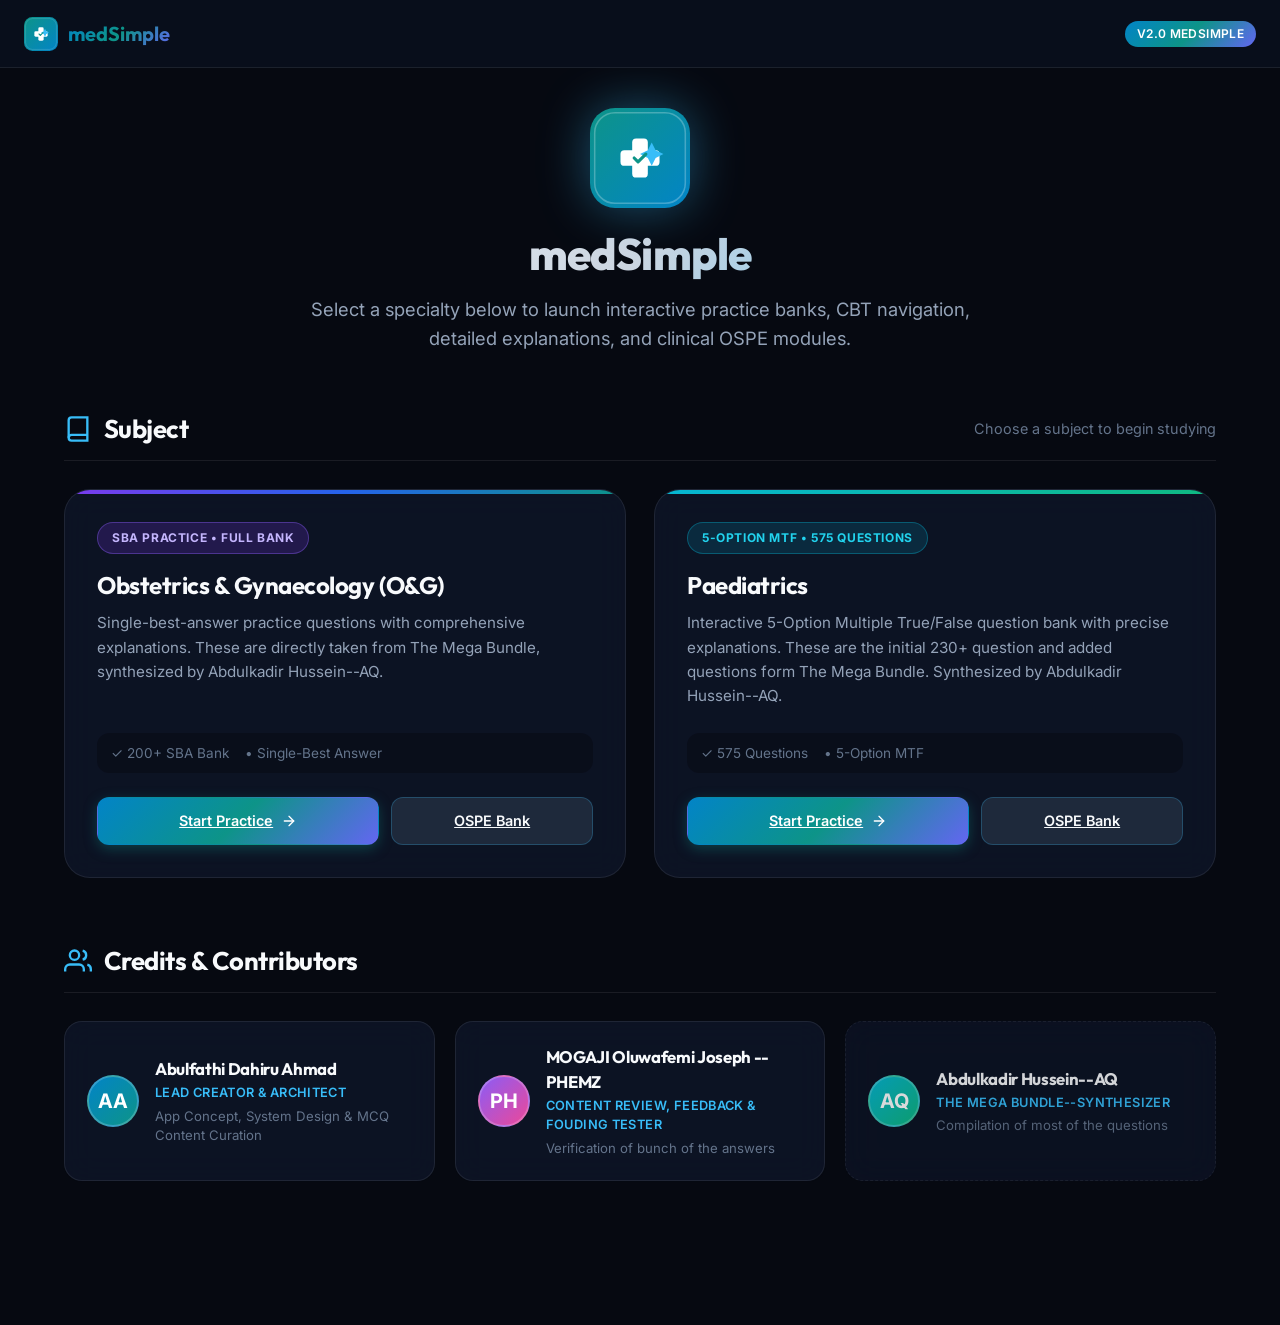
<file: index.html>
<!DOCTYPE html>
<html lang="en" data-theme="dark">
<head>
  <meta charset="UTF-8">
  <meta name="viewport" content="width=device-width, initial-scale=1.0">
  <title>medSimple  - Obs &amp; Gynae, Paediatrics </title>
  <meta name="description" content="Central study hub for Obstetrics & Gynaecology, Paediatrics, and Medical MCQ banks with interactive CBT practice and OSPE modules.">
  <link rel="icon" type="image/svg+xml" href="assets/icon.svg">
  <!-- Fonts -->
  <link rel="preconnect" href="https://fonts.googleapis.com">
  <link rel="preconnect" href="https://fonts.gstatic.com" crossorigin>
  <link href="https://fonts.googleapis.com/css2?family=Inter:wght@300;400;500;600;700&family=Outfit:wght@500;600;700;800&display=swap" rel="stylesheet">
  <link rel="stylesheet" href="style.css">
</head>
<body data-page="home">

  <!-- Header Navigation -->
  <header class="app-header">
    <div class="header-left">
      <div class="brand">
        <img src="assets/icon.svg" alt="App Master Logo" class="brand-logo">
        <span class="brand-name">medSimple</span>
      </div>
    </div>
    <div class="header-right">
      <span class="badge badge-primary">V2.0 medSimple</span>
    </div>
  </header>

  <!-- Main Portal Layout -->
  <main class="home-portal-container">

    <!-- Hero Banner -->
    <section class="portal-hero">
      <div class="portal-logo-wrapper">
        <img src="assets/icon.svg" alt="Master Medical Logo" class="portal-logo">
      </div>
      <h1 class="portal-title">medSimple</h1>
      <p class="portal-subtitle">
        Select a specialty below to launch interactive practice banks, CBT navigation, detailed explanations, and clinical OSPE modules.
      </p>
    </section>

    <!-- ROOM 1: SUBJECT SELECTION ROOM -->
    <!-- ==================================================================== -->
    <!-- EDITABLE SUBJECT SELECTION ROOM: Add new subject cards here easily.  -->
    <!-- ==================================================================== -->
    <section id="subject-room" class="portal-room">
      <div class="room-header">
        <svg class="room-icon" viewBox="0 0 24 24" fill="none" stroke="currentColor" stroke-width="2">
          <path d="M4 19.5A2.5 2.5 0 0 1 6.5 17H20"></path>
          <path d="M6.5 2H20v20H6.5A2.5 2.5 0 0 1 4 19.5v-15A2.5 2.5 0 0 1 6.5 2z"></path>
        </svg>
        <h2 class="room-title">Subject</h2>
        <span class="room-desc">Choose a subject to begin studying</span>
      </div>

      <div class="subject-grid">

        <!-- SUBJECT CARD 1: OBSTETRICS & GYNAECOLOGY -->
        <article class="subject-card card-oandg">
          <div class="subject-card-header">
            <span class="subject-badge">SBA Practice • Full Bank</span>
          </div>
          <h3 class="subject-title">Obstetrics &amp; Gynaecology (O&amp;G)</h3>
          <p class="subject-desc">
            Single-best-answer practice questions with comprehensive explanations. These are directly taken from The Mega Bundle, synthesized by Abdulkadir Hussein--AQ.
          </p>
          <div class="subject-stats-bar">
            <span>✓ 200+ SBA Bank</span>
            <span>• Single-Best Answer</span>
          </div>
          <div class="subject-actions">
            <a href="OandG.html" class="btn btn-primary subject-btn">
              Start Practice
              <svg class="icon icon-sm" viewBox="0 0 24 24" fill="none" stroke="currentColor" stroke-width="2">
                <line x1="5" y1="12" x2="19" y2="12"></line>
                <polyline points="12 5 19 12 12 19"></polyline>
              </svg>
            </a>
            <a href="OandG_ospe.html" class="btn btn-secondary subject-btn" title="Open O&G OSPE Module">
              OSPE Bank
            </a>
          </div>
        </article>

        <!-- SUBJECT CARD 2: PAEDIATRICS & CHILD HEALTH -->
        <article class="subject-card card-paediatrics">
          <div class="subject-card-header">
            <span class="subject-badge">5-Option MTF • 575 Questions</span>
          </div>
          <h3 class="subject-title">Paediatrics </h3>
          <p class="subject-desc">
            Interactive 5-Option Multiple True/False question bank with precise explanations. These are the initial 230+ question and added questions form The Mega Bundle. Synthesized by Abdulkadir Hussein--AQ.
          </p>
          <div class="subject-stats-bar">
            <span>✓ 575 Questions</span>
            <span>• 5-Option MTF</span>
          </div>
          <div class="subject-actions">
            <a href="paediatrics.html" class="btn btn-primary subject-btn">
              Start Practice
              <svg class="icon icon-sm" viewBox="0 0 24 24" fill="none" stroke="currentColor" stroke-width="2">
                <line x1="5" y1="12" x2="19" y2="12"></line>
                <polyline points="12 5 19 12 12 19"></polyline>
              </svg>
            </a>
            <a href="paediatrics_ospe.html" class="btn btn-secondary subject-btn" title="Open Paediatrics OSPE Module">
              OSPE Bank
            </a>
          </div>
        </article>

        <!-- ============================================================================ -->
        <!-- FUTURE SUBJECT CARD TEMPLATE (Copy & paste the template block below to add) -->
        <!-- ============================================================================ -->
        <!--
        <article class="subject-card card-template">
          <div class="subject-card-header">
            <span class="subject-badge">Coming Soon</span>
          </div>
          <h3 class="subject-title">Internal Medicine / Surgery</h3>
          <p class="subject-desc">
            Upcoming question bank module. Easily link to your new HTML study file here.
          </p>
          <div class="subject-stats-bar">
            <span>• Module Ready to Add</span>
          </div>
          <div class="subject-actions">
            <a href="#" class="btn btn-secondary subject-btn disabled">Coming Soon</a>
          </div>
        </article>
        -->

      </div>
    </section>


    <!-- ROOM 2: CREDITS & CONTRIBUTORS ROOM -->
    <!-- ==================================================================== -->
    <!-- EDITABLE CREDITS ROOM: Easily add/edit authors and helpers below.   -->
    <!-- ==================================================================== -->
    <section id="credits-room" class="portal-room">
      <div class="room-header">
        <svg class="room-icon" viewBox="0 0 24 24" fill="none" stroke="currentColor" stroke-width="2">
          <path d="M17 21v-2a4 4 0 0 0-4-4H5a4 4 0 0 0-4 4v2"></path>
          <circle cx="9" cy="7" r="4"></circle>
          <path d="M23 21v-2a4 4 0 0 0-3-3.87"></path>
          <path d="M16 3.13a4 4 0 0 1 0 7.75"></path>
        </svg>
        <h2 class="room-title">Credits &amp; Contributors</h2>
        
      </div>

      <div class="credits-grid">

        <!-- LEAD AUTHOR CARD -->
        <div class="credit-card">
          <div class="credit-avatar">AA</div>
          <div class="credit-info">
            <h4 class="credit-name">Abulfathi Dahiru Ahmad</h4>
            <div class="credit-role">Lead Creator &amp; Architect</div>
            <div class="credit-sub">App Concept, System Design &amp; MCQ Content Curation</div>
          </div>
        </div>

        <!-- ================================================================== -->
        <!-- EDITABLE CONTRIBUTOR CARD 1 (Copy & paste to add more helpers)     -->
        <!-- ================================================================== -->
        <div class="credit-card">
          <div class="credit-avatar" style="background: linear-gradient(135deg, #8b5cf6 0%, #ec4899 100%);">PH</div>
          <div class="credit-info">
            <h4 class="credit-name">MOGAJI Oluwafemi Joseph -- PHEMZ </h4>
            <div class="credit-role">Content Review, Feedback &amp; Fouding Tester</div>
            <div class="credit-sub">Verification of bunch of the answers</div>
          </div>
        </div>

        <!-- ================================================================== -->
        <!-- EDITABLE CONTRIBUTOR CARD 2 (Duplicate this block to add a friend)  -->
        <!-- ================================================================== -->
        <div class="credit-card" style="border-style: dashed; opacity: 0.85;">
          <div class="credit-avatar" style="background: linear-gradient(135deg, #06b6d4 0%, #10b981 100%);">AQ</div>
          <div class="credit-info">
            <h4 class="credit-name">Abdulkadir Hussein--AQ</h4>
            <div class="credit-role">The Mega Bundle--synthesizer</div>
            <div class="credit-sub">Compilation of most of the questions</div>
          </div>
        </div>                     

      </div>
    </section>

  </main>

</body>
</html>
</file>
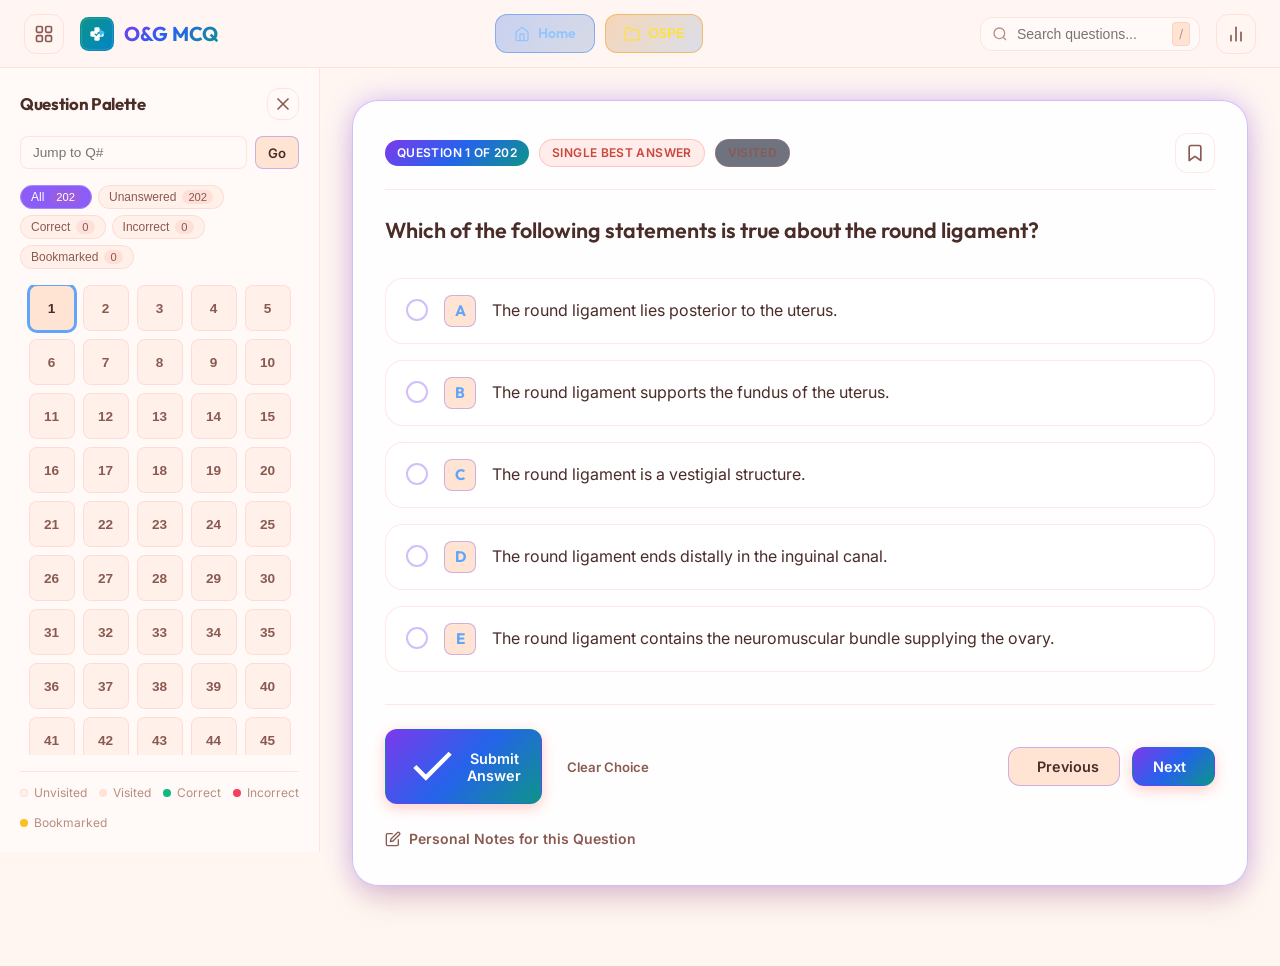
<file: OandG.html>
<!DOCTYPE html>
<html lang="en">
<head>
  <meta charset="UTF-8">
  <meta name="viewport" content="width=device-width, initial-scale=1.0">
  <title>O&amp;G MCQ Practice - Obstetrics &amp; Gynaecology</title>
  <meta name="description" content="Single-best-answer MCQ practice bank for Obstetrics & Gynaecology, with detailed explanations and CBT-style navigation.">
  <link rel="icon" type="image/svg+xml" href="assets/icon.svg">
  <!-- Fonts -->
  <link rel="preconnect" href="https://fonts.googleapis.com">
  <link rel="preconnect" href="https://fonts.gstatic.com" crossorigin>
  <link href="https://fonts.googleapis.com/css2?family=Inter:wght@300;400;500;600;700&family=Outfit:wght@500;600;700&display=swap" rel="stylesheet">
  <link rel="stylesheet" href="style.css">
</head>
<body data-page="oandg">

  <!-- Loading Screen Overlay -->
  <div id="loading-screen" class="loading-overlay">
    <div class="loading-content">
      <div class="loading-icon-wrapper">
        <img src="assets/icon.svg" alt="O&amp;G MCQ Icon" class="loading-icon pulse">
      </div>
      <h2 class="loading-title">O&amp;G MCQ Practice</h2>
      <p class="loading-sub">Loading Question Bank...</p>
      <div class="loading-bar-container">
        <div id="loading-bar" class="loading-bar"></div>
      </div>
    </div>
  </div>

  <!-- Main App Shell -->
  <div id="app" class="app-container hidden">

    <!-- Header Navigation -->
    <header class="app-header">
      <div class="header-left">
        <button id="btn-toggle-drawer" class="icon-btn" aria-label="Toggle Question Palette" title="Question Palette (Grid)">
          <svg class="icon" viewBox="0 0 24 24" fill="none" stroke="currentColor" stroke-width="2">
            <rect x="3" y="3" width="7" height="7" rx="1.5"></rect>
            <rect x="14" y="3" width="7" height="7" rx="1.5"></rect>
            <rect x="14" y="14" width="7" height="7" rx="1.5"></rect>
            <rect x="3" y="14" width="7" height="7" rx="1.5"></rect>
          </svg>
        </button>
        <div class="brand">
          <img src="assets/icon.svg" alt="Logo" class="brand-logo">
          <span class="brand-name">O&amp;G MCQ</span>
        </div>
      </div>

      <div class="header-center">
        <!-- Navigation Buttons: Return Home & OSPE -->
        <div class="header-actions">
          <a href="index.html" class="nav-action-btn btn-home" title="Return to Main Portal">
            <svg class="icon icon-sm" viewBox="0 0 24 24" fill="none" stroke="currentColor" stroke-width="2">
              <path d="M3 9l9-7 9 7v11a2 2 0 0 1-2 2H5a2 2 0 0 1-2-2z"></path>
              <polyline points="9 22 9 12 15 12 15 22"></polyline>
            </svg>
            Home
          </a>
          <a href="OandG_ospe.html" class="nav-action-btn btn-ospe" title="Obstetrics & Gynaecology OSPE Module">
            <svg class="icon icon-sm" viewBox="0 0 24 24" fill="none" stroke="currentColor" stroke-width="2">
              <path d="M22 19a2 2 0 0 1-2 2H4a2 2 0 0 1-2-2V5a2 2 0 0 1 2-2h5l2 3h9a2 2 0 0 1 2 2z"></path>
            </svg>
            OSPE
          </a>
        </div>
      </div>

      <div class="header-right">
        <!-- Search trigger -->
        <div class="search-box">
          <svg class="search-icon" viewBox="0 0 24 24" fill="none" stroke="currentColor" stroke-width="2">
            <circle cx="11" cy="11" r="8"></circle>
            <line x1="21" y1="21" x2="16.65" y2="16.65"></line>
          </svg>
          <input type="text" id="search-input" placeholder="Search questions..." aria-label="Search questions">
          <span class="search-shortcut">/</span>
        </div>

        <!-- Stats Modal Trigger -->
        <button id="btn-stats" class="icon-btn" aria-label="View Statistics" title="Statistics Dashboard">
          <svg class="icon" viewBox="0 0 24 24" fill="none" stroke="currentColor" stroke-width="2">
            <line x1="18" y1="20" x2="18" y2="10"></line>
            <line x1="12" y1="20" x2="12" y2="4"></line>
            <line x1="6" y1="20" x2="6" y2="14"></line>
          </svg>
        </button>

      </div>
    </header>

    <!-- Main Content Area & Layout -->
    <div class="main-layout">

      <!-- CBT Drawer Backdrop (Mobile) -->
      <div id="drawer-backdrop" class="drawer-backdrop"></div>

      <!-- CBT Sidebar Drawer -->
      <aside id="palette-drawer" class="palette-drawer">
        <div class="drawer-header">
          <h3 class="drawer-title">Question Palette</h3>
          <button id="btn-close-drawer" class="icon-btn icon-btn-sm" aria-label="Close Palette">
            <svg class="icon" viewBox="0 0 24 24" fill="none" stroke="currentColor" stroke-width="2">
              <line x1="18" y1="6" x2="6" y2="18"></line>
              <line x1="6" y1="6" x2="18" y2="18"></line>
            </svg>
          </button>
        </div>

        <!-- Jump to question -->
        <div class="jump-box">
          <input type="number" id="jump-input" min="1" placeholder="Jump to Q#" aria-label="Jump to question number">
          <button id="jump-btn" class="btn btn-secondary btn-sm">Go</button>
        </div>

        <!-- Filter Tabs -->
        <div class="filter-chips">
          <button class="chip active" data-filter="all">All <span id="count-all">0</span></button>
          <button class="chip" data-filter="unanswered">Unanswered <span id="count-unanswered">0</span></button>
          <button class="chip" data-filter="correct">Correct <span id="count-correct">0</span></button>
          <button class="chip" data-filter="incorrect">Incorrect <span id="count-incorrect">0</span></button>
          <button class="chip" data-filter="bookmarked">Bookmarked <span id="count-bookmarked">0</span></button>
        </div>

        <!-- Grid of Numbers -->
        <div id="question-grid" class="question-grid">
          <!-- Grid items injected dynamically -->
        </div>

        <div class="palette-legend">
          <div class="legend-item"><span class="dot dot-unvisited"></span> Unvisited</div>
          <div class="legend-item"><span class="dot dot-visited"></span> Visited</div>
          <div class="legend-item"><span class="dot dot-correct"></span> Correct</div>
          <div class="legend-item"><span class="dot dot-incorrect"></span> Incorrect</div>
          <div class="legend-item"><span class="dot dot-bookmarked"></span> Bookmarked</div>
        </div>
      </aside>

      <!-- Main Study Workspace -->
      <main class="workspace">

        <!-- Landing / Welcome Banner (Shown if fresh start) -->
        <section id="landing-banner" class="landing-card hidden">
          <div class="hero-content">
            <img src="assets/icon.svg" alt="O&amp;G MCQ Logo" class="hero-logo">
            <h1 class="hero-title">Obstetrics &amp; Gynaecology MCQ Bank</h1>
            <p class="hero-desc">Single-best-answer practice questions covering the full O&amp;G curriculum, each with one clear explanation of why the correct option is right and the others are not.</p>
            <div class="hero-actions">
              <button id="btn-hero-start" class="btn btn-primary btn-lg">Start Practising</button>
              <button id="btn-hero-continue" class="btn btn-secondary btn-lg hidden">Continue Previous Session</button>
            </div>
            <div class="hero-credit">
              Built by <strong>Abulfathi Dahiru Ahmad</strong>
            </div>
          </div>
        </section>

        <!-- Question Container -->
        <section id="question-view" class="question-card">

          <!-- Top Bar: Meta Info & Actions -->
          <div class="question-header">
            <div class="question-meta">
              <span id="question-index-badge" class="badge badge-primary">Question 1 of 1</span>
              <span id="question-type-badge" class="badge badge-secondary">Single Best Answer</span>
              <span id="question-status-badge" class="badge badge-outline">Unvisited</span>
            </div>

            <div class="question-header-actions">
              <button id="btn-bookmark" class="icon-btn" aria-label="Bookmark Question" title="Bookmark Question (B)">
                <svg id="bookmark-icon" class="icon" viewBox="0 0 24 24" fill="none" stroke="currentColor" stroke-width="2">
                  <path d="M19 21l-7-5-7 5V5a2 2 0 0 1 2-2h10a2 2 0 0 1 2 2z"></path>
                </svg>
              </button>
            </div>
          </div>

          <!-- Question Text -->
          <div class="question-body">
            <p id="question-text" class="question-text">Question prompt will load here...</p>
          </div>

          <!-- Options Container (single-select best answer) -->
          <div id="options-container" class="options-container">
            <!-- Dynamically populated options -->
          </div>

          <!-- Single unified explanation, shown after submit -->
          <div id="sba-explanation" class="sba-explanation-panel hidden">
            <div class="explanation-title">
              <svg class="icon icon-sm" viewBox="0 0 24 24" fill="none" stroke="currentColor" stroke-width="2">
                <circle cx="12" cy="12" r="10"></circle>
                <line x1="12" y1="16" x2="12" y2="12"></line>
                <line x1="12" y1="8" x2="12.01" y2="8"></line>
              </svg>
              Explanation
            </div>
            <div id="sba-explanation-body" class="explanation-body"></div>
          </div>

          <!-- Question Action Bar -->
          <div class="action-bar">
            <div class="action-bar-left">
              <button id="btn-submit" class="btn btn-primary hidden">
                <svg class="btn-icon" viewBox="0 0 24 24" fill="none" stroke="currentColor" stroke-width="2">
                  <polyline points="20 6 9 17 4 12"></polyline>
                </svg>
                Submit Answer
              </button>
              <button id="btn-reset-current" class="btn btn-ghost btn-sm">Clear Choice</button>
            </div>

            <div class="action-bar-right">
              <button id="btn-prev" class="btn btn-secondary">
                <svg class="btn-icon" viewBox="0 0 24 24" fill="none" stroke="currentColor" stroke-width="2">
                  <polyline points="15 18 9 12 15 6"></polyline>
                </svg>
                Previous
              </button>
              <button id="btn-next" class="btn btn-primary">
                Next
                <svg class="btn-icon" viewBox="0 0 24 24" fill="none" stroke="currentColor" stroke-width="2">
                  <polyline points="9 18 15 12 9 6"></polyline>
                </svg>
              </button>
            </div>
          </div>

          <!-- Personal Notes Accordion/Box -->
          <div class="notes-section">
            <details id="notes-details">
              <summary class="notes-summary">
                <svg class="icon icon-sm" viewBox="0 0 24 24" fill="none" stroke="currentColor" stroke-width="2">
                  <path d="M11 4H4a2 2 0 0 0-2 2v14a2 2 0 0 0 2 2h14a2 2 0 0 0 2-2v-7"></path>
                  <path d="M18.5 2.5a2.121 2.121 0 0 1 3 3L12 15l-4 1 1-4 9.5-9.5z"></path>
                </svg>
                Personal Notes for this Question
              </summary>
              <div class="notes-content">
                <textarea id="notes-input" placeholder="Type your study notes or memory tricks here... (Auto-saved locally)" rows="3"></textarea>
              </div>
            </details>
          </div>

        </section>

      </main>
    </div>

  </div>

  <!-- Statistics Modal -->
  <div id="stats-modal" class="modal-overlay hidden">
    <div class="modal-card">
      <div class="modal-header">
        <h3 class="modal-title">Performance &amp; Progress</h3>
        <button id="btn-close-stats" class="icon-btn icon-btn-sm" aria-label="Close Statistics">
          <svg class="icon" viewBox="0 0 24 24" fill="none" stroke="currentColor" stroke-width="2">
            <line x1="18" y1="6" x2="6" y2="18"></line>
            <line x1="6" y1="6" x2="18" y2="18"></line>
          </svg>
        </button>
      </div>
      <div class="modal-body">
        <div class="stats-overview">
          <div class="chart-container">
            <svg id="accuracy-gauge" class="gauge-svg" viewBox="0 0 120 120">
              <circle class="gauge-bg" cx="60" cy="60" r="50"></circle>
              <circle id="gauge-progress" class="gauge-fill" cx="60" cy="60" r="50"></circle>
            </svg>
            <div class="gauge-text">
              <span id="stat-accuracy" class="gauge-percent">0%</span>
              <span class="gauge-label">Accuracy</span>
            </div>
          </div>

          <div class="stats-grid">
            <div class="stat-box">
              <span class="stat-num" id="stat-total">0</span>
              <span class="stat-lbl">Total Questions</span>
            </div>
            <div class="stat-box">
              <span class="stat-num" id="stat-attempted">0</span>
              <span class="stat-lbl">Attempted</span>
            </div>
            <div class="stat-box text-success">
              <span class="stat-num" id="stat-correct">0</span>
              <span class="stat-lbl">Correct Answers</span>
            </div>
            <div class="stat-box text-danger">
              <span class="stat-num" id="stat-incorrect">0</span>
              <span class="stat-lbl">Incorrect Answers</span>
            </div>
            <div class="stat-box">
              <span class="stat-num" id="stat-remaining">0</span>
              <span class="stat-lbl">Remaining</span>
            </div>
            <div class="stat-box text-warning">
              <span class="stat-num" id="stat-bookmarked">0</span>
              <span class="stat-lbl">Bookmarked</span>
            </div>
          </div>
        </div>

        <div class="modal-actions">
          <button id="btn-copy-stats" class="btn btn-secondary">
            <svg class="btn-icon" viewBox="0 0 24 24" fill="none" stroke="currentColor" stroke-width="2">
              <rect x="9" y="9" width="13" height="13" rx="2" ry="2"></rect>
              <path d="M5 15H4a2 2 0 0 1-2-2V4a2 2 0 0 1 2-2h9a2 2 0 0 1 2 2v1"></path>
            </svg>
            Copy Score Summary
          </button>
          <button id="btn-reset-progress" class="btn btn-outline-danger">Reset Progress</button>
        </div>
      </div>
    </div>
  </div>

  <script src="OandG-questions.js"></script>
  <script src="script.js"></script>
</body>
</html>
</file>
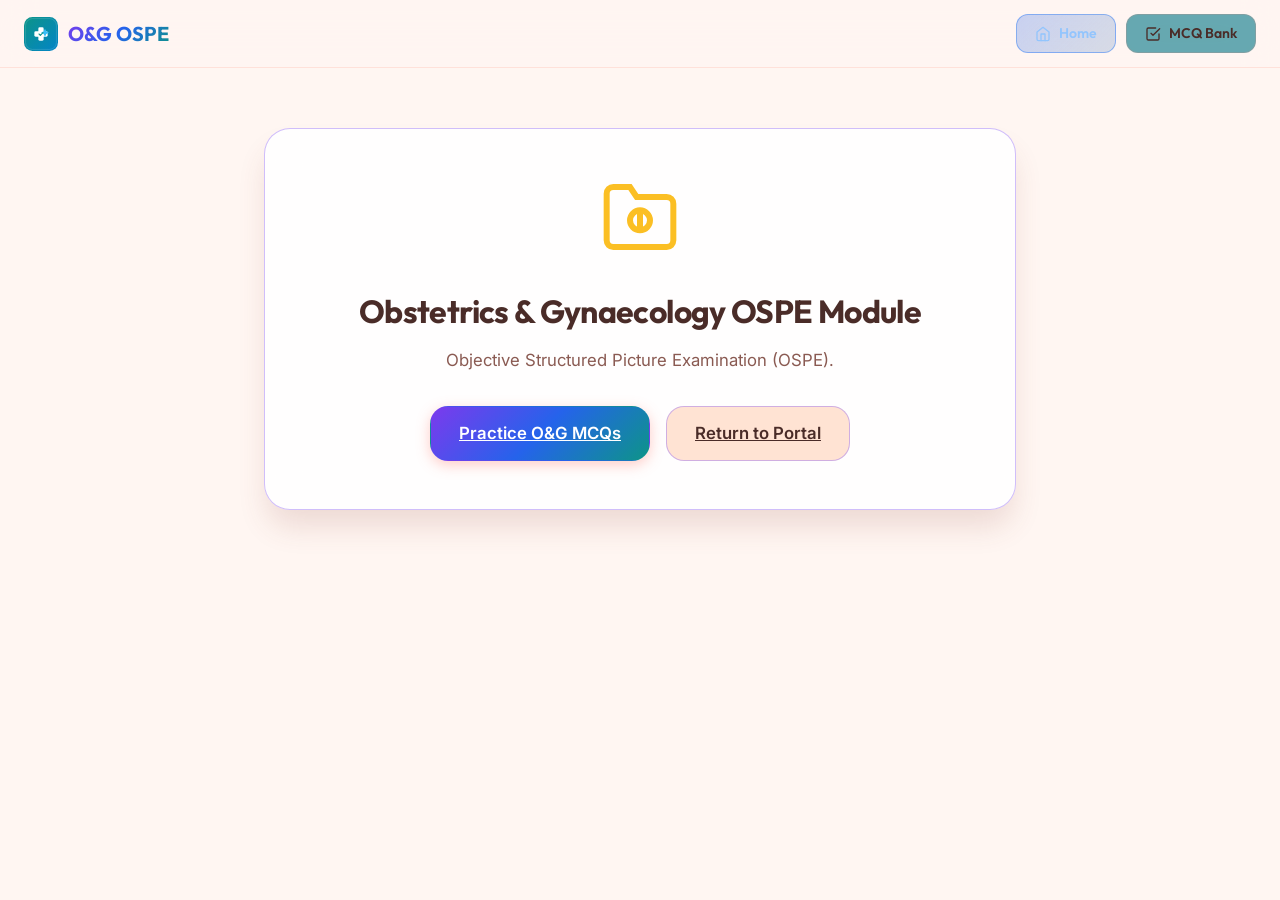
<file: OandG_ospe.html>
<!DOCTYPE html>
<html lang="en" data-theme="dark">
<head>
  <meta charset="UTF-8">
  <meta name="viewport" content="width=device-width, initial-scale=1.0">
  <title>O&amp;G OSPE Module - Obstetrics &amp; Gynaecology Clinical Examination</title>
  <meta name="description" content="OSPE practice bank for Obstetrics & Gynaecology clinical examinations and stations.">
  <link rel="icon" type="image/svg+xml" href="assets/icon.svg">
  <link rel="preconnect" href="https://fonts.googleapis.com">
  <link rel="preconnect" href="https://fonts.gstatic.com" crossorigin>
  <link href="https://fonts.googleapis.com/css2?family=Inter:wght@300;400;500;600;700&family=Outfit:wght@500;600;700&display=swap" rel="stylesheet">
  <link rel="stylesheet" href="style.css">
</head>
<body data-page="oandg">

  <!-- Header Navigation -->
  <header class="app-header">
    <div class="header-left">
      <div class="brand">
        <img src="assets/icon.svg" alt="Logo" class="brand-logo">
        <span class="brand-name">O&amp;G OSPE</span>
      </div>
    </div>

    <div class="header-center">
      <div class="header-actions">
        <a href="index.html" class="nav-action-btn btn-home" title="Return to Main Portal">
          <svg class="icon icon-sm" viewBox="0 0 24 24" fill="none" stroke="currentColor" stroke-width="2">
            <path d="M3 9l9-7 9 7v11a2 2 0 0 1-2 2H5a2 2 0 0 1-2-2z"></path>
            <polyline points="9 22 9 12 15 12 15 22"></polyline>
          </svg>
          Home
        </a>
        <a href="OandG.html" class="nav-action-btn" title="Go to O&G MCQ Bank">
          <svg class="icon icon-sm" viewBox="0 0 24 24" fill="none" stroke="currentColor" stroke-width="2">
            <path d="M9 11l3 3L22 4"></path>
            <path d="M21 12v7a2 2 0 0 1-2 2H5a2 2 0 0 1-2-2V5a2 2 0 0 1 2-2h11"></path>
          </svg>
          MCQ Bank
        </a>
      </div>
    </div>
  </header>

  <main class="ospe-container">
    <div class="ospe-card">
      <svg class="ospe-icon" viewBox="0 0 24 24" fill="none" stroke="currentColor" stroke-width="1.8">
        <path d="M22 19a2 2 0 0 1-2 2H4a2 2 0 0 1-2-2V5a2 2 0 0 1 2-2h5l2 3h9a2 2 0 0 1 2 2z"></path>
        <circle cx="12" cy="13" r="3"></circle>
        <path d="M12 10v6"></path>
      </svg>
      <h1 class="ospe-title">Obstetrics &amp; Gynaecology OSPE Module</h1>
      <p class="ospe-desc">
        Objective Structured Picture Examination (OSPE). 
      </p>
      <div class="ospe-actions">
        <a href="OandG.html" class="btn btn-primary btn-lg">Practice O&amp;G MCQs</a>
        <a href="index.html" class="btn btn-secondary btn-lg">Return to Portal</a>
      </div>
    </div>
  </main>
</body>
</html>
</file>
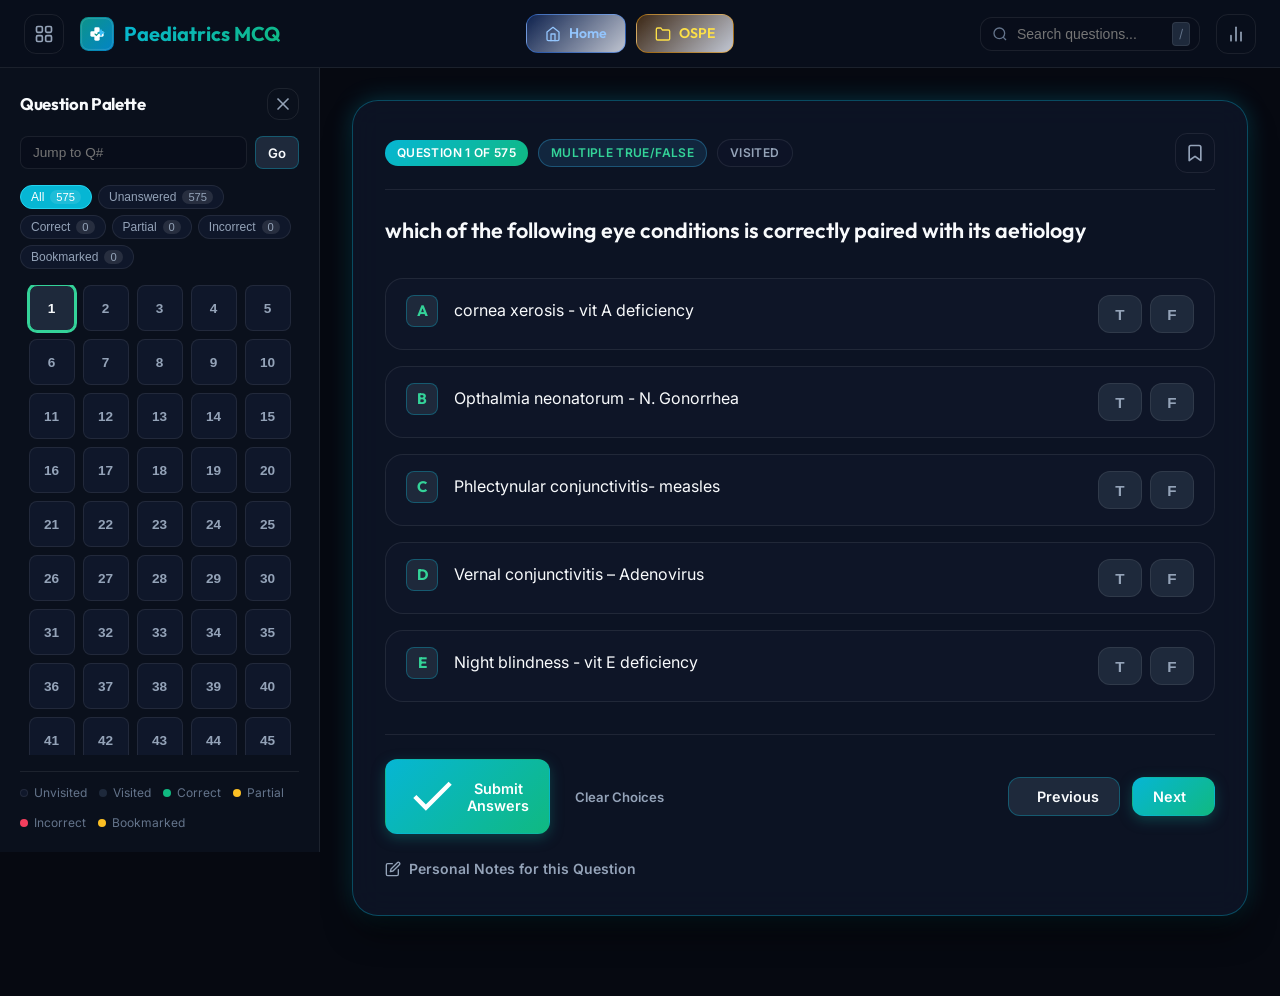
<file: paediatrics.html>
<!DOCTYPE html>
<html lang="en" data-theme="dark">
<head>
  <meta charset="UTF-8">
  <meta name="viewport" content="width=device-width, initial-scale=1.0">
  <title>Paediatrics & Medical MCQs - MCQ Practice Bank</title>
  <meta name="description" content="Production-quality, mobile-first MCQ Study Web Application for Paediatrics & Medical exams. Practice True/False options with detailed explanations.">
  <link rel="icon" type="image/svg+xml" href="assets/icon.svg">
  <!-- Fonts -->
  <link rel="preconnect" href="https://fonts.googleapis.com">
  <link rel="preconnect" href="https://fonts.gstatic.com" crossorigin>
  <link href="https://fonts.googleapis.com/css2?family=Inter:wght@300;400;500;600;700&family=Outfit:wght@500;600;700&display=swap" rel="stylesheet">
  <link rel="stylesheet" href="style.css">
</head>
<body data-page="paediatrics">

  <!-- Loading Screen Overlay -->
  <div id="loading-screen" class="loading-overlay">
    <div class="loading-content">
      <div class="loading-icon-wrapper">
        <img src="assets/icon.svg" alt="Paediatrics MCQ Icon" class="loading-icon pulse">
      </div>
      <h2 class="loading-title">Paediatrics MCQ Bank</h2>
      <p class="loading-sub">Loading Question Bank...</p>
      <div class="loading-bar-container">
        <div id="loading-bar" class="loading-bar"></div>
      </div>
    </div>
  </div>

  <!-- Main App Shell -->
  <div id="app" class="app-container hidden">

    <!-- Header Navigation -->
    <header class="app-header">
      <div class="header-left">
        <button id="btn-toggle-drawer" class="icon-btn" aria-label="Toggle Question Palette" title="Question Palette (Grid)">
          <svg class="icon" viewBox="0 0 24 24" fill="none" stroke="currentColor" stroke-width="2">
            <rect x="3" y="3" width="7" height="7" rx="1.5"></rect>
            <rect x="14" y="3" width="7" height="7" rx="1.5"></rect>
            <rect x="14" y="14" width="7" height="7" rx="1.5"></rect>
            <rect x="3" y="14" width="7" height="7" rx="1.5"></rect>
          </svg>
        </button>
        <div class="brand">
          <img src="assets/icon.svg" alt="Logo" class="brand-logo">
          <span class="brand-name">Paediatrics MCQ</span>
        </div>
      </div>

      <div class="header-center">
        <!-- Navigation Buttons: Return Home & OSPE -->
        <div class="header-actions">
          <a href="index.html" class="nav-action-btn btn-home" title="Return to Main Portal">
            <svg class="icon icon-sm" viewBox="0 0 24 24" fill="none" stroke="currentColor" stroke-width="2">
              <path d="M3 9l9-7 9 7v11a2 2 0 0 1-2 2H5a2 2 0 0 1-2-2z"></path>
              <polyline points="9 22 9 12 15 12 15 22"></polyline>
            </svg>
            Home
          </a>
          <a href="paediatrics_ospe.html" class="nav-action-btn btn-ospe" title="Paediatrics OSPE Module">
            <svg class="icon icon-sm" viewBox="0 0 24 24" fill="none" stroke="currentColor" stroke-width="2">
              <path d="M22 19a2 2 0 0 1-2 2H4a2 2 0 0 1-2-2V5a2 2 0 0 1 2-2h5l2 3h9a2 2 0 0 1 2 2z"></path>
            </svg>
            OSPE
          </a>
        </div>
      </div>

      <div class="header-right">
        <!-- Search trigger -->
        <div class="search-box">
          <svg class="search-icon" viewBox="0 0 24 24" fill="none" stroke="currentColor" stroke-width="2">
            <circle cx="11" cy="11" r="8"></circle>
            <line x1="21" y1="21" x2="16.65" y2="16.65"></line>
          </svg>
          <input type="text" id="search-input" placeholder="Search questions..." aria-label="Search questions">
          <span class="search-shortcut">/</span>
        </div>

        <!-- Stats Modal Trigger -->
        <button id="btn-stats" class="icon-btn" aria-label="View Statistics" title="Statistics Dashboard">
          <svg class="icon" viewBox="0 0 24 24" fill="none" stroke="currentColor" stroke-width="2">
            <line x1="18" y1="20" x2="18" y2="10"></line>
            <line x1="12" y1="20" x2="12" y2="4"></line>
            <line x1="6" y1="20" x2="6" y2="14"></line>
          </svg>
        </button>
      </div>
    </header>

    <!-- Main Content Area & Layout -->
    <div class="main-layout">

      <!-- CBT Drawer Backdrop (Mobile) -->
      <div id="drawer-backdrop" class="drawer-backdrop"></div>

      <!-- CBT Sidebar Drawer -->
      <aside id="palette-drawer" class="palette-drawer">
        <div class="drawer-header">
          <h3 class="drawer-title">Question Palette</h3>
          <button id="btn-close-drawer" class="icon-btn icon-btn-sm" aria-label="Close Palette">
            <svg class="icon" viewBox="0 0 24 24" fill="none" stroke="currentColor" stroke-width="2">
              <line x1="18" y1="6" x2="6" y2="18"></line>
              <line x1="6" y1="6" x2="18" y2="18"></line>
            </svg>
          </button>
        </div>

        <!-- Jump to question -->
        <div class="jump-box">
          <input type="number" id="jump-input" min="1" max="231" placeholder="Jump to Q#" aria-label="Jump to question number">
          <button id="jump-btn" class="btn btn-secondary btn-sm">Go</button>
        </div>

        <!-- Filter Chips -->
        <div class="filter-chips">
          <button class="chip active" data-filter="all">All <span id="count-all">0</span></button>
          <button class="chip" data-filter="unanswered">Unanswered <span id="count-unanswered">0</span></button>
          <button class="chip" data-filter="correct">Correct <span id="count-correct">0</span></button>
          <button class="chip" data-filter="partial">Partial <span id="count-partial">0</span></button>
          <button class="chip" data-filter="incorrect">Incorrect <span id="count-incorrect">0</span></button>
          <button class="chip" data-filter="bookmarked">Bookmarked <span id="count-bookmarked">0</span></button>
        </div>

        <!-- Grid of Numbers -->
        <div id="question-grid" class="question-grid">
          <!-- Grid items injected dynamically -->
        </div>

        <div class="palette-legend">
          <div class="legend-item"><span class="dot dot-unvisited"></span> Unvisited</div>
          <div class="legend-item"><span class="dot dot-visited"></span> Visited</div>
          <div class="legend-item"><span class="dot dot-correct"></span> Correct</div>
          <div class="legend-item"><span class="dot dot-partial"></span> Partial</div>
          <div class="legend-item"><span class="dot dot-incorrect"></span> Incorrect</div>
          <div class="legend-item"><span class="dot dot-bookmarked"></span> Bookmarked</div>
        </div>
      </aside>

      <!-- Main Study Workspace -->
      <main class="workspace">

        <!-- Landing / Welcome Banner -->
        <section id="landing-banner" class="landing-card hidden">
          <div class="hero-content">
            <img src="assets/icon.svg" alt="Paediatrics MCQ Logo" class="hero-logo">
            <h1 class="hero-title">Paediatrics &amp; Child Health MCQ Bank</h1>
            <p class="hero-desc">Interactive 5-Option Multiple True/False question bank with detailed explanations, CBT navigation, and performance tracking.</p>
            <div class="hero-actions">
              <button id="btn-hero-start" class="btn btn-primary btn-lg">Start Studying</button>
              <button id="btn-hero-continue" class="btn btn-secondary btn-lg hidden">Continue Previous Session</button>
            </div>
            <div class="hero-credit">
              Built by <strong>Abulfathi Dahiru Ahmad</strong>
            </div>
          </div>
        </section>

        <!-- Question Container -->
        <section id="question-view" class="question-card">
          
          <!-- Top Bar: Meta Info & Actions -->
          <div class="question-header">
            <div class="question-meta">
              <span id="question-index-badge" class="badge badge-primary">Question 1 of 231</span>
              <span id="question-type-badge" class="badge badge-secondary">Multiple True/False</span>
              <span id="question-status-badge" class="badge badge-outline">Unvisited</span>
            </div>

            <div class="question-header-actions">
              <button id="btn-bookmark" class="icon-btn" aria-label="Bookmark Question" title="Bookmark Question (B)">
                <svg id="bookmark-icon" class="icon" viewBox="0 0 24 24" fill="none" stroke="currentColor" stroke-width="2">
                  <path d="M19 21l-7-5-7 5V5a2 2 0 0 1 2-2h10a2 2 0 0 1 2 2z"></path>
                </svg>
              </button>
            </div>
          </div>

          <!-- Question Text -->
          <div class="question-body">
            <p id="question-text" class="question-text">Question prompt will load here...</p>
          </div>

          <!-- Options Container (A, B, C, D, E) -->
          <div id="options-container" class="options-container">
            <!-- Dynamically populated options A-E -->
          </div>

          <!-- Question Action Bar -->
          <div class="action-bar">
            <div class="action-bar-left">
              <button id="btn-submit" class="btn btn-primary hidden">
                <svg class="btn-icon" viewBox="0 0 24 24" fill="none" stroke="currentColor" stroke-width="2">
                  <polyline points="20 6 9 17 4 12"></polyline>
                </svg>
                Submit Answers
              </button>
              <button id="btn-reset-current" class="btn btn-ghost btn-sm">Clear Choices</button>
            </div>

            <div class="action-bar-right">
              <button id="btn-prev" class="btn btn-secondary">
                <svg class="btn-icon" viewBox="0 0 24 24" fill="none" stroke="currentColor" stroke-width="2">
                  <polyline points="15 18 9 12 15 6"></polyline>
                </svg>
                Previous
              </button>
              <button id="btn-next" class="btn btn-primary">
                Next
                <svg class="btn-icon" viewBox="0 0 24 24" fill="none" stroke="currentColor" stroke-width="2">
                  <polyline points="9 18 15 12 9 6"></polyline>
                </svg>
              </button>
            </div>
          </div>

          <!-- Personal Notes Accordion/Box -->
          <div class="notes-section">
            <details id="notes-details">
              <summary class="notes-summary">
                <svg class="icon icon-sm" viewBox="0 0 24 24" fill="none" stroke="currentColor" stroke-width="2">
                  <path d="M11 4H4a2 2 0 0 0-2 2v14a2 2 0 0 0 2 2h14a2 2 0 0 0 2-2v-7"></path>
                  <path d="M18.5 2.5a2.121 2.121 0 0 1 3 3L12 15l-4 1 1-4 9.5-9.5z"></path>
                </svg>
                Personal Notes for this Question
              </summary>
              <div class="notes-content">
                <textarea id="notes-input" placeholder="Type your study notes or memory tricks here... (Auto-saved locally)" rows="3"></textarea>
              </div>
            </details>
          </div>

        </section>

      </main>
    </div>

  </div>

  <!-- Statistics Modal -->
  <div id="stats-modal" class="modal-overlay hidden">
    <div class="modal-card">
      <div class="modal-header">
        <h3 class="modal-title">Performance &amp; Progress</h3>
        <button id="btn-close-stats" class="icon-btn icon-btn-sm" aria-label="Close Statistics">
          <svg class="icon" viewBox="0 0 24 24" fill="none" stroke="currentColor" stroke-width="2">
            <line x1="18" y1="6" x2="6" y2="18"></line>
            <line x1="6" y1="6" x2="18" y2="18"></line>
          </svg>
        </button>
      </div>
      <div class="modal-body">
        <div class="stats-overview">
          <div class="chart-container">
            <svg id="accuracy-gauge" class="gauge-svg" viewBox="0 0 120 120">
              <circle class="gauge-bg" cx="60" cy="60" r="50"></circle>
              <circle id="gauge-progress" class="gauge-fill" cx="60" cy="60" r="50"></circle>
            </svg>
            <div class="gauge-text">
              <span id="stat-accuracy" class="gauge-percent">0%</span>
              <span class="gauge-label">Accuracy</span>
            </div>
          </div>

          <div class="stats-grid">
            <div class="stat-box">
              <span class="stat-num" id="stat-total">0</span>
              <span class="stat-lbl">Total Questions</span>
            </div>
            <div class="stat-box">
              <span class="stat-num" id="stat-attempted">0</span>
              <span class="stat-lbl">Attempted</span>
            </div>
            <div class="stat-box text-success">
              <span class="stat-num" id="stat-correct">0</span>
              <span class="stat-lbl">Correct Options</span>
            </div>
            <div class="stat-box text-danger">
              <span class="stat-num" id="stat-incorrect">0</span>
              <span class="stat-lbl">Incorrect Options</span>
            </div>
            <div class="stat-box">
              <span class="stat-num" id="stat-remaining">0</span>
              <span class="stat-lbl">Remaining</span>
            </div>
            <div class="stat-box text-warning">
              <span class="stat-num" id="stat-bookmarked">0</span>
              <span class="stat-lbl">Bookmarked</span>
            </div>
          </div>
        </div>

        <div class="modal-actions">
          <button id="btn-copy-stats" class="btn btn-secondary">
            <svg class="btn-icon" viewBox="0 0 24 24" fill="none" stroke="currentColor" stroke-width="2">
              <rect x="9" y="9" width="13" height="13" rx="2" ry="2"></rect>
              <path d="M5 15H4a2 2 0 0 1-2-2V4a2 2 0 0 1 2-2h9a2 2 0 0 1 2 2v1"></path>
            </svg>
            Copy Score Summary
          </button>
          <button id="btn-reset-progress" class="btn btn-outline-danger">Reset Progress</button>
        </div>
      </div>
    </div>
  </div>

  <script src="questions.js"></script>
  <script src="script.js"></script>
</body>
</html>
</file>
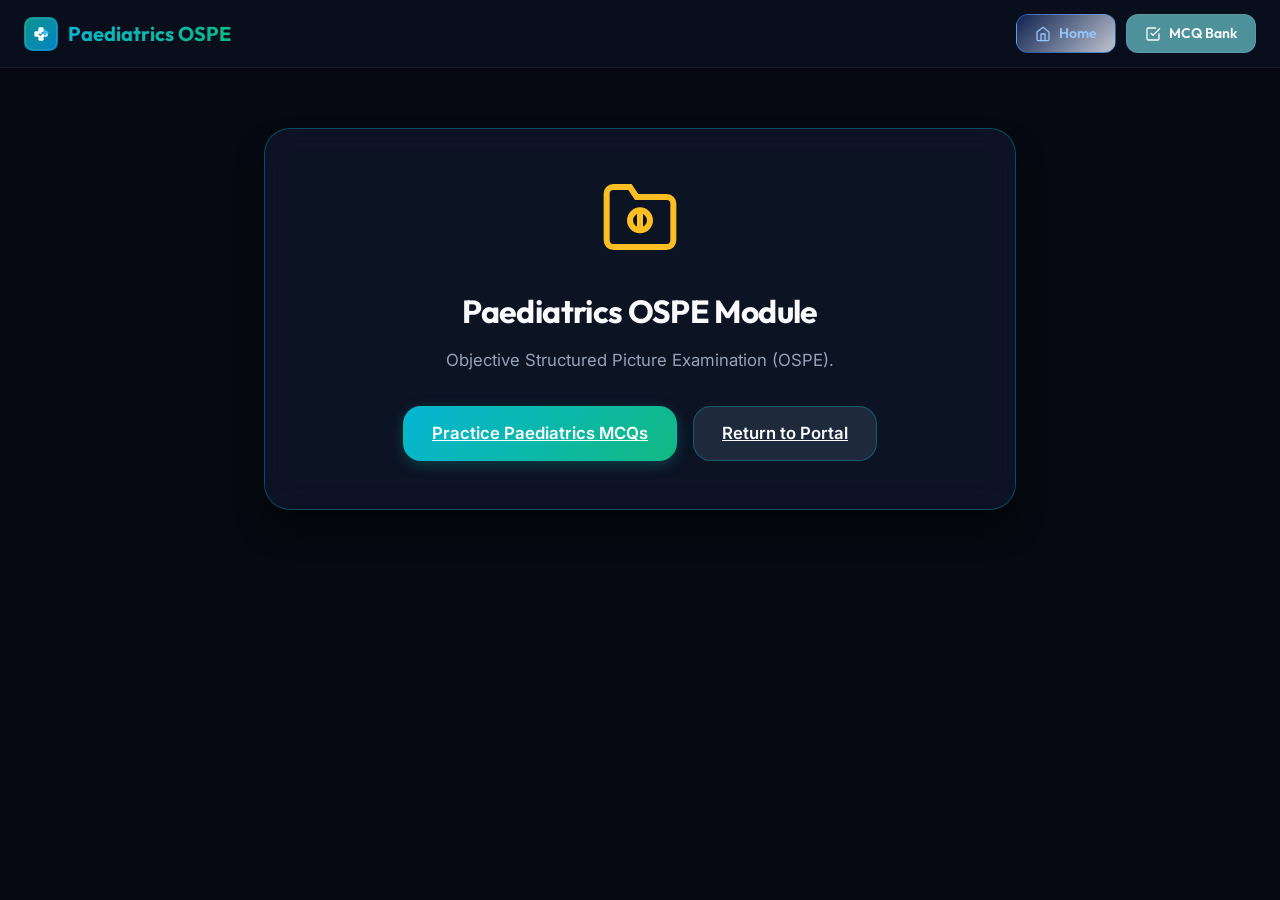
<file: paediatrics_ospe.html>
<!DOCTYPE html>
<html lang="en" data-theme="dark">
<head>
  <meta charset="UTF-8">
  <meta name="viewport" content="width=device-width, initial-scale=1.0">
  <title>Paediatrics OSPE Module - Paediatrics Clinical Examination</title>
  <meta name="description" content="OSPE practice bank for Paediatrics & Child Health clinical examinations and stations.">
  <link rel="icon" type="image/svg+xml" href="assets/icon.svg">
  <link rel="preconnect" href="https://fonts.googleapis.com">
  <link rel="preconnect" href="https://fonts.gstatic.com" crossorigin>
  <link href="https://fonts.googleapis.com/css2?family=Inter:wght@300;400;500;600;700&family=Outfit:wght@500;600;700&display=swap" rel="stylesheet">
  <link rel="stylesheet" href="style.css">
</head>
<body data-page="paediatrics">

  <!-- Header Navigation -->
  <header class="app-header">
    <div class="header-left">
      <div class="brand">
        <img src="assets/icon.svg" alt="Logo" class="brand-logo">
        <span class="brand-name">Paediatrics OSPE</span>
      </div>
    </div>

    <div class="header-center">
      <div class="header-actions">
        <a href="index.html" class="nav-action-btn btn-home" title="Return to Main Portal">
          <svg class="icon icon-sm" viewBox="0 0 24 24" fill="none" stroke="currentColor" stroke-width="2">
            <path d="M3 9l9-7 9 7v11a2 2 0 0 1-2 2H5a2 2 0 0 1-2-2z"></path>
            <polyline points="9 22 9 12 15 12 15 22"></polyline>
          </svg>
          Home
        </a>
        <a href="paediatrics.html" class="nav-action-btn" title="Go to Paediatrics MCQ Bank">
          <svg class="icon icon-sm" viewBox="0 0 24 24" fill="none" stroke="currentColor" stroke-width="2">
            <path d="M9 11l3 3L22 4"></path>
            <path d="M21 12v7a2 2 0 0 1-2 2H5a2 2 0 0 1-2-2V5a2 2 0 0 1 2-2h11"></path>
          </svg>
          MCQ Bank
        </a>
      </div>
    </div>
  </header>

  <main class="ospe-container">
    <div class="ospe-card">
      <svg class="ospe-icon" viewBox="0 0 24 24" fill="none" stroke="currentColor" stroke-width="1.8">
        <path d="M22 19a2 2 0 0 1-2 2H4a2 2 0 0 1-2-2V5a2 2 0 0 1 2-2h5l2 3h9a2 2 0 0 1 2 2z"></path>
        <circle cx="12" cy="13" r="3"></circle>
        <path d="M12 10v6"></path>
      </svg>
      <h1 class="ospe-title">Paediatrics OSPE Module</h1>
      <p class="ospe-desc">
        Objective Structured Picture Examination (OSPE).
      </p>
      <div class="ospe-actions">
        <a href="paediatrics.html" class="btn btn-primary btn-lg">Practice Paediatrics MCQs</a>
        <a href="index.html" class="btn btn-secondary btn-lg">Return to Portal</a>
      </div>
    </div>
  </main>
</body>
</html>
</file>
<file: style.css>
/* Hide all scrollbars globally for a sleek, smooth experience */
*, *::before, *::after {
  scrollbar-width: none !important;
  -ms-overflow-style: none !important;
}
::-webkit-scrollbar {
  display: none !important;
  width: 0 !important;
  height: 0 !important;
}

/* ==========================================================================
   MCQ Study Web Application - Signature Design System & Stylesheet
   Brand Color Signature: Iconic Medical Teal (#0d9488) to Sky Blue (#0284c7)
   Theme: Pure Premium Dark Mode (Glassmorphic, Vibrant, Inviting)
   ========================================================================== */

:root {
  /* Layout */
  --header-height: 68px;

  /* Signature Brand Palette (Unified Master Theme) */
  --brand-teal: #0d9488;
  --brand-teal-light: #14b8a6;
  --brand-sky: #0284c7;
  --brand-sky-light: #38bdf8;
  --brand-gradient: linear-gradient(135deg, #0284c7 0%, #0d9488 50%, #6366f1 100%);
  --brand-gradient-hover: linear-gradient(135deg, #0369a1 0%, #0f766e 50%, #4f46e5 100%);
  --brand-gradient-glow: linear-gradient(135deg, rgba(2, 132, 199, 0.4) 0%, rgba(13, 148, 136, 0.4) 100%);

  /* Dark Theme Surfaces (Deep Obsidian & Glass) */
  --bg-app: #060911;
  --bg-header: rgba(10, 15, 29, 0.88);
  --bg-card: rgba(15, 23, 42, 0.78);
  --bg-card-hover: rgba(30, 41, 69, 0.85);
  --bg-surface: #0f172a;
  --bg-surface-elevated: #1e293b;
  --bg-input: #080d1a;
  
  /* Text Colors */
  --text-primary: #f8fafc;
  --text-secondary: #a0aec0;
  --text-muted: #64748b;
  
  /* Borders & Glows */
  --border-color: rgba(255, 255, 255, 0.12);
  --border-brand: rgba(56, 189, 248, 0.3);
  --border-focus: #38bdf8;
  
  /* Status Colors */
  --color-success: #10b981;
  --color-success-bg: rgba(16, 185, 129, 0.15);
  --color-success-border: rgba(16, 185, 129, 0.35);
  
  --color-danger: #f43f5e;
  --color-danger-bg: rgba(244, 63, 94, 0.15);
  --color-danger-border: rgba(244, 63, 94, 0.35);
  
  --color-warning: #f59e0b;
  --color-warning-bg: rgba(245, 158, 11, 0.15);
  --color-warning-border: rgba(245, 158, 11, 0.35);
  
  /* Text Colors */
  --text-primary: #f8fafc;
  --text-secondary: #94a3b8;
  --text-muted: #64748b;
  
  /* Borders & Glows */
  --border-color: rgba(255, 255, 255, 0.08);
  --border-brand: rgba(56, 189, 248, 0.25);
  --border-focus: #38bdf8;
  
  /* Status Colors */
  --color-success: #10b981;
  --color-success-bg: rgba(16, 185, 129, 0.15);
  --color-success-border: rgba(16, 185, 129, 0.3);
  
  --color-danger: #f43f5e;
  --color-danger-bg: rgba(244, 63, 94, 0.15);
  --color-danger-border: rgba(244, 63, 94, 0.3);
  
  --color-warning: #fbbf24;
  --color-warning-bg: rgba(251, 191, 36, 0.15);
  --color-warning-border: rgba(251, 191, 36, 0.3);
  
  /* Radii */
  --radius-sm: 8px;
  --radius-md: 12px;
  --radius-lg: 18px;
  --radius-xl: 26px;
  --radius-full: 9999px;
  
  /* Shadows & Glass */
  --shadow-sm: 0 2px 4px 0 rgba(0, 0, 0, 0.3);
  --shadow-md: 0 8px 16px -2px rgba(0, 0, 0, 0.4);
  --shadow-lg: 0 20px 30px -4px rgba(0, 0, 0, 0.6);
  --shadow-brand-glow: 0 0 25px -2px rgba(56, 189, 248, 0.25);
  --glass-backdrop: blur(16px);
  
  /* Fonts */
  --font-body: 'Inter', -apple-system, BlinkMacSystemFont, 'Segoe UI', Roboto, sans-serif;
  --font-heading: 'Outfit', 'Inter', sans-serif;
  
  /* Transitions */
  --transition-fast: 0.15s cubic-bezier(0.4, 0, 0.2, 1);
  --transition-normal: 0.25s cubic-bezier(0.4, 0, 0.2, 1);
}

/* Reset & Base */
*, *::before, *::after {
  box-sizing: border-box;
  margin: 0;
  padding: 0;
}

html, body {
  min-height: 100vh;
  background-color: var(--bg-app);
  color: var(--text-primary);
  font-family: var(--font-body);
  line-height: 1.5;
  -webkit-font-smoothing: antialiased;
  overflow-x: hidden;
}

/* Background Ambient Glow */
body::before {
  content: '';
  position: fixed;
  top: -20%;
  left: 20%;
  width: 60vw;
  height: 60vw;
  background: radial-gradient(circle, rgba(13, 148, 136, 0.12) 0%, rgba(2, 132, 199, 0.08) 50%, transparent 70%);
  pointer-events: none;
  z-index: -1;
}

/* Typography */
h1, h2, h3, h4, h5, h6 {
  font-family: var(--font-heading);
  font-weight: 700;
  color: var(--text-primary);
  letter-spacing: -0.02em;
}

.hidden { display: none !important; }
.text-success { color: var(--color-success); }
.text-danger { color: var(--color-danger); }
.text-warning { color: var(--color-warning); }

/* SVG Icons */
.icon {
  width: 20px;
  height: 20px;
  display: inline-block;
  vertical-align: middle;
  stroke-linecap: round;
  stroke-linejoin: round;
}
.icon-sm { width: 16px; height: 16px; }

/* Buttons */
.btn {
  display: inline-flex;
  align-items: center;
  justify-content: center;
  gap: 8px;
  font-family: var(--font-body);
  font-size: 0.9rem;
  font-weight: 600;
  padding: 10px 20px;
  border-radius: var(--radius-md);
  border: 1px solid transparent;
  cursor: pointer;
  transition: all var(--transition-fast);
  user-select: none;
}

.btn-primary {
  background: var(--brand-gradient);
  color: #ffffff;
  box-shadow: 0 4px 14px rgba(13, 148, 136, 0.35);
}
.btn-primary:hover {
  background: var(--brand-gradient-hover);
  box-shadow: 0 6px 20px rgba(56, 189, 248, 0.45);
  transform: translateY(-1px);
}
.btn-primary:active {
  transform: translateY(0);
}

.btn-secondary {
  background-color: var(--bg-surface-elevated);
  color: var(--text-primary);
  border-color: var(--border-brand);
}
.btn-secondary:hover {
  background-color: var(--bg-card-hover);
  border-color: var(--brand-sky-light);
  transform: translateY(-1px);
}

.btn-ghost {
  background: transparent;
  color: var(--text-secondary);
}
.btn-ghost:hover {
  color: var(--text-primary);
  background-color: rgba(255, 255, 255, 0.05);
}

.btn-outline-danger {
  background: transparent;
  color: var(--color-danger);
  border-color: var(--color-danger-border);
}
.btn-outline-danger:hover {
  background-color: var(--color-danger-bg);
}

.btn-sm {
  padding: 6px 12px;
  font-size: 0.825rem;
  border-radius: var(--radius-sm);
}

.btn-lg {
  padding: 14px 28px;
  font-size: 1.05rem;
  border-radius: var(--radius-lg);
}

.icon-btn {
  background: transparent;
  border: 1px solid var(--border-color);
  color: var(--text-secondary);
  width: 40px;
  height: 40px;
  border-radius: var(--radius-md);
  display: inline-flex;
  align-items: center;
  justify-content: center;
  cursor: pointer;
  transition: all var(--transition-fast);
}
.icon-btn:hover {
  color: var(--brand-sky-light);
  background-color: rgba(56, 189, 248, 0.1);
  border-color: var(--border-brand);
}
.icon-btn-sm {
  width: 32px;
  height: 32px;
}

/* Badges */
.badge {
  display: inline-flex;
  align-items: center;
  gap: 6px;
  padding: 4px 12px;
  border-radius: var(--radius-full);
  font-size: 0.75rem;
  font-weight: 600;
  letter-spacing: 0.03em;
  text-transform: uppercase;
}
.badge-primary {
  background: var(--brand-gradient);
  color: #ffffff;
}
.badge-secondary {
  background-color: rgba(56, 189, 248, 0.12);
  color: var(--brand-sky-light);
  border: 1px solid rgba(56, 189, 248, 0.3);
}
.badge-outline {
  border: 1px solid var(--border-color);
  color: var(--text-secondary);
  background-color: rgba(15, 23, 42, 0.6);
}
.badge-outline.status-correct {
  color: var(--color-success);
  border-color: var(--color-success-border);
  background-color: var(--color-success-bg);
}

.badge-outline.status-partial {
  color: var(--color-warning);
  border-color: var(--color-warning-border);
  background-color: var(--color-warning-bg);
}

.badge-outline.status-incorrect {
  color: var(--color-danger);
  border-color: var(--color-danger-border);
  background-color: var(--color-danger-bg);
}

/* Loading Overlay */
.loading-overlay {
  position: fixed;
  inset: 0;
  background-color: var(--bg-app);
  display: flex;
  align-items: center;
  justify-content: center;
  z-index: 9999;
  transition: opacity 0.4s ease;
}
.loading-content {
  text-align: center;
  max-width: 320px;
}
.loading-icon-wrapper {
  margin-bottom: 20px;
}
.loading-icon {
  width: 80px;
  height: 80px;
  filter: drop-shadow(0 0 20px rgba(56, 189, 248, 0.4));
}
.pulse {
  animation: pulseGlow 2s infinite ease-in-out;
}
@keyframes pulseGlow {
  0%, 100% { transform: scale(1); opacity: 0.9; }
  50% { transform: scale(1.06); opacity: 1; filter: drop-shadow(0 0 30px rgba(56, 189, 248, 0.8)); }
}
.loading-title {
  font-size: 1.6rem;
  margin-bottom: 6px;
  background: var(--brand-gradient);
  -webkit-background-clip: text;
  -webkit-text-fill-color: transparent;
}
.loading-sub {
  font-size: 0.9rem;
  color: var(--text-secondary);
  margin-bottom: 24px;
}
.loading-bar-container {
  width: 100%;
  height: 6px;
  background-color: var(--bg-surface-elevated);
  border-radius: var(--radius-full);
  overflow: hidden;
}
.loading-bar {
  height: 100%;
  width: 0%;
  background: var(--brand-gradient);
  border-radius: var(--radius-full);
  transition: width 0.3s ease;
}

/* App Shell */
.app-container {
  display: flex;
  flex-direction: column;
  min-height: 100vh;
}

/* Header Navigation */
.app-header {
  height: var(--header-height);
  background-color: var(--bg-header);
  backdrop-filter: var(--glass-backdrop);
  border-bottom: 1px solid var(--border-color);
  display: flex;
  align-items: center;
  justify-content: space-between;
  padding: 0 24px;
  position: sticky;
  top: 0;
  z-index: 100;
}
.header-left, .header-center, .header-right {
  display: flex;
  align-items: center;
  gap: 16px;
}
.brand {
  display: flex;
  align-items: center;
  gap: 10px;
}
.brand-logo {
  width: 34px;
  height: 34px;
}
.brand-name {
  font-family: var(--font-heading);
  font-size: 1.25rem;
  font-weight: 700;
  background: var(--brand-gradient);
  -webkit-background-clip: text;
  -webkit-text-fill-color: transparent;
}

/* Mode Switcher */
.mode-switch {
  display: flex;
  background-color: var(--bg-surface);
  padding: 4px;
  border-radius: var(--radius-md);
  border: 1px solid var(--border-color);
}
.mode-btn {
  background: transparent;
  border: none;
  color: var(--text-secondary);
  padding: 6px 16px;
  font-size: 0.85rem;
  font-weight: 600;
  border-radius: var(--radius-sm);
  cursor: pointer;
  transition: all var(--transition-fast);
}
.mode-btn.active {
  background: var(--brand-gradient);
  color: #ffffff;
  box-shadow: 0 2px 8px rgba(13, 148, 136, 0.3);
}

/* Search Box */
.search-box {
  position: relative;
  display: flex;
  align-items: center;
}
.search-icon {
  position: absolute;
  left: 12px;
  width: 16px;
  height: 16px;
  color: var(--text-muted);
}
.search-box input {
  background-color: var(--bg-input);
  border: 1px solid var(--border-color);
  color: var(--text-primary);
  padding: 8px 36px 8px 36px;
  border-radius: var(--radius-md);
  font-size: 0.875rem;
  width: 220px;
  transition: all var(--transition-fast);
}
.search-box input:focus {
  outline: none;
  border-color: var(--border-focus);
  box-shadow: 0 0 0 3px rgba(56, 189, 248, 0.15);
  width: 280px;
}
.search-shortcut {
  position: absolute;
  right: 10px;
  font-size: 0.75rem;
  background-color: var(--bg-surface-elevated);
  color: var(--text-muted);
  padding: 2px 6px;
  border-radius: 4px;
  border: 1px solid var(--border-color);
  pointer-events: none;
}

/* Main Layout */
.main-layout {
  display: flex;
  flex: 1;
  position: relative;
}

/* CBT Sidebar Drawer */
.palette-drawer {
  width: 320px;
  background-color: rgba(11, 17, 30, 0.95);
  backdrop-filter: var(--glass-backdrop);
  border-right: 1px solid var(--border-color);
  display: flex;
  flex-direction: column;
  padding: 20px;
  transition: transform var(--transition-normal), width var(--transition-normal);
  z-index: 90;
  align-self: flex-start;
  max-height: calc(100vh - var(--header-height) - 48px);
  overflow-y: auto;
  position: sticky;
  top: var(--header-height);
}
.palette-drawer.collapsed {
  transform: translateX(-100%);
  width: 0;
  padding: 0;
  border-right: none;
  overflow: hidden;
}
.drawer-header {
  display: flex;
  align-items: center;
  justify-content: space-between;
  margin-bottom: 16px;
}
.drawer-title {
  font-size: 1.05rem;
  color: var(--text-primary);
}
.jump-box {
  display: flex;
  gap: 8px;
  margin-bottom: 16px;
}
.jump-box input {
  flex: 1;
  background-color: var(--bg-input);
  border: 1px solid var(--border-color);
  color: var(--text-primary);
  padding: 8px 12px;
  border-radius: var(--radius-sm);
  font-size: 0.85rem;
}
.jump-box input:focus {
  outline: none;
  border-color: var(--border-focus);
}

/* Filter Chips */
.filter-chips {
  display: flex;
  flex-wrap: wrap;
  gap: 6px;
  margin-bottom: 16px;
}
.chip {
  background-color: var(--bg-surface);
  border: 1px solid var(--border-color);
  color: var(--text-secondary);
  font-size: 0.75rem;
  font-weight: 500;
  padding: 4px 10px;
  border-radius: var(--radius-full);
  cursor: pointer;
  transition: all var(--transition-fast);
  display: inline-flex;
  align-items: center;
  gap: 6px;
}
.chip span {
  background-color: rgba(255, 255, 255, 0.1);
  padding: 1px 6px;
  border-radius: var(--radius-full);
  font-size: 0.7rem;
}
.chip.active {
  background-color: var(--brand-teal);
  color: #ffffff;
  border-color: var(--brand-teal-light);
}

/* Question Palette Grid */

.grid-item {
  width: 46px;
  height: 46px;
  min-width: 46px;
  min-height: 46px;
  max-width: 46px;
  max-height: 46px;
  aspect-ratio: 1;
  box-sizing: border-box;
  flex: none;
  background-color: var(--bg-surface);
  border: 1px solid var(--border-color);
  color: var(--text-secondary);
  border-radius: var(--radius-sm);
  font-size: 0.85rem;
  font-weight: 600;
  display: flex;
  align-items: center;
  justify-content: center;
  cursor: pointer;
  transition: all var(--transition-fast);
  position: relative;
}
.grid-item:hover {
  border-color: var(--brand-sky-light);
  color: var(--text-primary);
}
.grid-item.current {
  border-color: var(--brand-sky-light);
  box-shadow: 0 0 0 2px var(--brand-sky-light);
}
.grid-item.visited {
  background-color: var(--bg-surface-elevated);
  color: var(--text-primary);
}
.grid-item.correct {
  background-color: var(--color-success-bg);
  border-color: var(--color-success-border);
  color: var(--color-success);
}
.grid-item.incorrect {
  background-color: var(--color-danger-bg);
  border-color: var(--color-danger-border);
  color: var(--color-danger);
}
.grid-item.bookmarked::after {
  content: '';
  position: absolute;
  top: 3px;
  right: 3px;
  width: 6px;
  height: 6px;
  background-color: var(--color-warning);
  border-radius: 50%;
}

.palette-legend {
  margin-top: 16px;
  padding-top: 12px;
  border-top: 1px solid var(--border-color);
  display: flex;
  flex-wrap: wrap;
  gap: 12px;
  font-size: 0.75rem;
  color: var(--text-muted);
}
.legend-item {
  display: flex;
  align-items: center;
  gap: 6px;
}
.dot {
  width: 8px;
  height: 8px;
  border-radius: 50%;
}
.dot-unvisited { background-color: var(--bg-surface); border: 1px solid var(--border-color); }
.dot-visited { background-color: var(--bg-surface-elevated); }
.dot-correct { background-color: var(--color-success); }
.dot-incorrect { background-color: var(--color-danger); }
.dot-bookmarked { background-color: var(--color-warning); }
.dot-partial { background-color: var(--color-warning); }

/* Workspace & Question Card */
.workspace {
  flex: 1;
  padding: 32px;
  max-width: 960px;
  margin: 0 auto;
  width: 100%;
}

.question-card {
  background: var(--bg-card);
  backdrop-filter: var(--glass-backdrop);
  border: 1px solid var(--border-brand);
  border-radius: var(--radius-xl);
  padding: 32px;
  box-shadow: var(--shadow-lg), var(--shadow-brand-glow);
}

.question-header {
  display: flex;
  align-items: center;
  justify-content: space-between;
  margin-bottom: 24px;
  padding-bottom: 16px;
  border-bottom: 1px solid var(--border-color);
}
.question-meta {
  display: flex;
  align-items: center;
  gap: 10px;
  flex-wrap: wrap;
}

.question-body {
  margin-bottom: 32px;
}
.question-text {
  font-family: var(--font-heading);
  font-size: 1.35rem;
  font-weight: 600;
  line-height: 1.5;
  color: var(--text-primary);
}

/* Options Container */
.options-container {
  display: flex;
  flex-direction: column;
  gap: 16px;
  margin-bottom: 32px;
}

.option-row {
  background-color: rgba(15, 23, 42, 0.8);
  border: 1px solid var(--border-color);
  border-radius: var(--radius-lg);
  padding: 16px 20px;
  transition: all var(--transition-fast);
}
.option-row:hover {
  border-color: rgba(56, 189, 248, 0.3);
  background-color: rgba(30, 41, 59, 0.6);
}
.option-row.correct-choice {
  border-color: var(--color-success-border);
  background-color: rgba(16, 185, 129, 0.08);
}
.option-row.incorrect-choice {
  border-color: var(--color-danger-border);
  background-color: rgba(244, 63, 94, 0.08);
}

.option-main {
  display: flex;
  align-items: flex-start;
  gap: 16px;
}

.option-letter-badge {
  width: 32px;
  height: 32px;
  background-color: var(--bg-surface-elevated);
  border: 1px solid var(--border-brand);
  color: var(--brand-sky-light);
  border-radius: var(--radius-sm);
  font-family: var(--font-heading);
  font-weight: 700;
  font-size: 0.95rem;
  display: flex;
  align-items: center;
  justify-content: center;
  flex-shrink: 0;
}

.option-statement {
  flex: 1;
  padding-top: 3px;
}
.opt-text-content {
  font-size: 1rem;
  color: var(--text-primary);
  line-height: 1.5;
}

.option-feedback-badge {
  margin-top: 8px;
  font-size: 0.825rem;
  font-weight: 600;
  padding: 4px 10px;
  border-radius: var(--radius-sm);
  display: inline-block;
}
.badge-key-info {
  background-color: rgba(56, 189, 248, 0.12);
  color: var(--brand-sky-light);
  border: 1px solid rgba(56, 189, 248, 0.25);
}
.badge-correct-feedback {
  background-color: var(--color-success-bg);
  color: var(--color-success);
  border: 1px solid var(--color-success-border);
}
.badge-incorrect-feedback {
  background-color: var(--color-danger-bg);
  color: var(--color-danger);
  border: 1px solid var(--color-danger-border);
}
.badge-missed-feedback {
  background-color: var(--color-warning-bg);
  color: var(--color-warning);
  border: 1px solid var(--color-warning-border);
}

/* T/F Buttons */
.tf-control {
  display: flex;
  gap: 8px;
  flex-shrink: 0;
}
.tf-btn {
  width: 44px;
  height: 38px;
  background-color: var(--bg-surface-elevated);
  border: 1px solid var(--border-color);
  color: var(--text-secondary);
  border-radius: var(--radius-md);
  font-weight: 700;
  font-size: 0.95rem;
  cursor: pointer;
  transition: all var(--transition-fast);
}
.tf-btn:hover:not(:disabled) {
  border-color: var(--brand-sky-light);
  color: var(--text-primary);
}
.tf-btn.tf-btn-t.selected {
  background-color: var(--color-success);
  color: #ffffff;
  border-color: var(--color-success);
  box-shadow: 0 0 12px rgba(16, 185, 129, 0.4);
}
.tf-btn.tf-btn-f.selected {
  background-color: var(--color-danger);
  color: #ffffff;
  border-color: var(--color-danger);
  box-shadow: 0 0 12px rgba(244, 63, 94, 0.4);
}

/* Option Explanation */
.option-explanation {
  margin-top: 14px;
  padding-top: 12px;
  border-top: 1px dashed rgba(255, 255, 255, 0.1);
  font-size: 0.9rem;
  color: var(--text-secondary);
  line-height: 1.6;
}
.explanation-header {
  font-size: 0.75rem;
  font-weight: 700;
  text-transform: uppercase;
  letter-spacing: 0.04em;
  color: var(--brand-sky-light);
  margin-bottom: 4px;
}

/* Action Bar */
.action-bar {
  display: flex;
  align-items: center;
  justify-content: space-between;
  padding-top: 24px;
  border-top: 1px solid var(--border-color);
}
.action-bar-left, .action-bar-right {
  display: flex;
  align-items: center;
  gap: 12px;
}

/* Personal Notes Section */
.notes-section {
  margin-top: 24px;
}
.notes-summary {
  font-size: 0.875rem;
  font-weight: 600;
  color: var(--text-secondary);
  cursor: pointer;
  display: inline-flex;
  align-items: center;
  gap: 8px;
  user-select: none;
}
.notes-summary:hover {
  color: var(--brand-sky-light);
}
.notes-content {
  margin-top: 12px;
}
.notes-content textarea {
  width: 100%;
  background-color: var(--bg-input);
  border: 1px solid var(--border-color);
  color: var(--text-primary);
  padding: 12px;
  border-radius: var(--radius-md);
  font-family: var(--font-body);
  font-size: 0.875rem;
  resize: vertical;
}
.notes-content textarea:focus {
  outline: none;
  border-color: var(--border-focus);
}

/* Landing Card */
.landing-card {
  background: var(--bg-card);
  backdrop-filter: var(--glass-backdrop);
  border: 1px solid var(--border-brand);
  border-radius: var(--radius-xl);
  padding: 48px;
  text-align: center;
  box-shadow: var(--shadow-lg), var(--shadow-brand-glow);
}
.hero-logo {
  width: 90px;
  height: 90px;
  margin-bottom: 24px;
}
.hero-title {
  font-size: 2.2rem;
  margin-bottom: 12px;
  background: var(--brand-gradient);
  -webkit-background-clip: text;
  -webkit-text-fill-color: transparent;
}
.hero-desc {
  font-size: 1.1rem;
  color: var(--text-secondary);
  max-width: 600px;
  margin: 0 auto 32px auto;
}
.hero-actions {
  display: flex;
  align-items: center;
  justify-content: center;
  gap: 16px;
  margin-bottom: 32px;
}
.hero-credit {
  font-size: 0.875rem;
  color: var(--text-muted);
}
.hero-credit strong {
  color: var(--brand-sky-light);
}

/* Footer */
.app-footer {
  position: fixed;
  bottom: 0;
  left: 0;
  right: 0;
  height: 48px;
  background-color: var(--bg-header);
  backdrop-filter: var(--glass-backdrop);
  border-top: 1px solid var(--border-color);
  font-size: 0.825rem;
  color: var(--text-muted);
  z-index: 100;
  display: flex;
  align-items: center;
}
.app-footer .footer-content {
  width: 100%;
  padding: 0 24px;
}
.app-container {
  padding-bottom: 48px;
}
.footer-content {
  display: flex;
  align-items: center;
  justify-content: space-between;
}
.footer-credit strong {
  color: var(--brand-sky-light);
}
kbd {
  background-color: var(--bg-surface-elevated);
  border: 1px solid var(--border-color);
  padding: 2px 6px;
  border-radius: 4px;
  font-size: 0.75rem;
  color: var(--text-secondary);
}

/* Modals */
.modal-overlay {
  position: fixed;
  inset: 0;
  background-color: rgba(0, 0, 0, 0.75);
  backdrop-filter: blur(8px);
  display: flex;
  align-items: center;
  justify-content: center;
  z-index: 200;
  padding: 20px;
}
.modal-card {
  background: var(--bg-card);
  border: 1px solid var(--border-brand);
  border-radius: var(--radius-xl);
  width: 100%;
  max-width: 560px;
  padding: 28px;
  box-shadow: var(--shadow-lg), var(--shadow-brand-glow);
}
.modal-header {
  display: flex;
  align-items: center;
  justify-content: space-between;
  margin-bottom: 24px;
}
.stats-overview {
  display: flex;
  align-items: center;
  gap: 32px;
  margin-bottom: 24px;
}
.chart-container {
  position: relative;
  width: 120px;
  height: 120px;
  flex-shrink: 0;
}
.gauge-svg {
  width: 100%;
  height: 100%;
  transform: rotate(-90deg);
}
.gauge-bg {
  fill: none;
  stroke: var(--bg-surface-elevated);
  stroke-width: 10;
}
.gauge-fill {
  fill: none;
  stroke: var(--brand-teal-light);
  stroke-width: 10;
  stroke-linecap: round;
  stroke-dasharray: 314;
  stroke-dashoffset: 314;
  transition: stroke-dashoffset 0.8s ease;
}
.gauge-text {
  position: absolute;
  inset: 0;
  display: flex;
  flex-direction: column;
  align-items: center;
  justify-content: center;
}
.gauge-percent {
  font-family: var(--font-heading);
  font-size: 1.4rem;
  font-weight: 700;
  color: var(--text-primary);
}
.gauge-label {
  font-size: 0.7rem;
  color: var(--text-muted);
  text-transform: uppercase;
}

.stats-grid {
  flex: 1;
  display: grid;
  grid-template-columns: repeat(2, 1fr);
  gap: 12px;
}
.stat-box {
  background-color: var(--bg-surface);
  border: 1px solid var(--border-color);
  padding: 10px 14px;
  border-radius: var(--radius-md);
}
.stat-num {
  display: block;
  font-family: var(--font-heading);
  font-size: 1.2rem;
  font-weight: 700;
}
.stat-lbl {
  font-size: 0.75rem;
  color: var(--text-muted);
}
.modal-actions {
  display: flex;
  gap: 12px;
  justify-content: flex-end;
  padding-top: 16px;
  border-top: 1px solid var(--border-color);
}

/* Responsive Breakpoints */
@media (max-width: 768px) {
  .app-header { padding: 0 16px; }
  .search-box input { width: 140px; }
  .search-box input:focus { width: 180px; }
  .search-shortcut { display: none; }
  .workspace { padding: 16px; }
  .question-card, .landing-card { padding: 20px; }
  .stats-overview { flex-direction: column; }
  .palette-drawer {
    position: fixed;
    top: 0;
    bottom: 0;
    left: 0;
    transform: translateX(-100%);
    width: 280px;
  }
  .palette-drawer.open {
    transform: translateX(0);
  }
  .drawer-backdrop {
    position: fixed;
    inset: 0;
    background-color: rgba(0, 0, 0, 0.6);
    backdrop-filter: blur(4px);
    z-index: 89;
    opacity: 0;
    pointer-events: none;
    transition: opacity var(--transition-normal);
  }
  .drawer-backdrop.open {
    opacity: 1;
    pointer-events: auto;
  }
}

/* Question Palette Grid - Smooth Flow & Hidden Scrollbars */
.palette-drawer {
  scrollbar-width: none;
  -ms-overflow-style: none;
}
.palette-drawer::-webkit-scrollbar {
  display: none;
}

.question-grid {
  flex: 1;
  display: grid;
  grid-template-columns: repeat(5, 46px);
  gap: 8px;
  align-content: start;
  justify-content: center;
  overflow-y: auto;
  padding-right: 0;
  max-height: none !important;
  scrollbar-width: none;
  -ms-overflow-style: none;
}
.question-grid::-webkit-scrollbar {
  display: none;
}

.grid-item.partial {
  background-color: var(--color-warning-bg);
  border-color: var(--color-warning-border);
  color: var(--color-warning);
}
.dot-partial { background-color: var(--color-warning); }

/* ==========================================================================
   O&G MCQ PRACTICE — Coral & Peach Theme Override
   Scoped entirely to body[data-page="oandg"] so the Paediatrics dark theme
   above is completely untouched.
   ========================================================================== */
body[data-page="oandg"] {
  /* Brand palette: coral -> soft peach */
  --brand-teal: #ff6f61;
  --brand-teal-light: #ff8a75;
  --brand-sky: #ffb997;
  --brand-sky-light: #ffcaa8;
  --brand-gradient: linear-gradient(135deg, #ff6f61 0%, #ffb997 100%);
  --brand-gradient-hover: linear-gradient(135deg, #e85c4f 0%, #f4a37e 100%);
  --brand-gradient-glow: linear-gradient(135deg, rgba(255, 111, 97, 0.35) 0%, rgba(255, 185, 151, 0.35) 100%);

  /* Light, warm surfaces */
  --bg-app: #fff6f2;
  --bg-header: rgba(255, 246, 242, 0.9);
  --bg-card: rgba(255, 255, 255, 0.88);
  --bg-card-hover: rgba(255, 236, 227, 0.95);
  --bg-surface: #fff1e9;
  --bg-surface-elevated: #ffe3d3;
  --bg-input: #fffaf7;

  /* Warm, readable text */
  --text-primary: #4a2c28;
  --text-secondary: #8a5a52;
  --text-muted: #b98d80;

  /* Borders & glows */
  --border-color: rgba(255, 111, 97, 0.16);
  --border-brand: rgba(255, 111, 97, 0.32);
  --border-focus: #ff6f61;

  /* Softer, warmer shadows for a light theme */
  --shadow-sm: 0 2px 4px 0 rgba(140, 70, 55, 0.08);
  --shadow-md: 0 8px 16px -2px rgba(140, 70, 55, 0.12);
  --shadow-lg: 0 20px 30px -4px rgba(140, 70, 55, 0.16);
  --shadow-brand-glow: 0 0 25px -2px rgba(255, 111, 97, 0.28);
}

body[data-page="oandg"]::before {
  background: radial-gradient(circle, rgba(255, 111, 97, 0.14) 0%, rgba(255, 185, 151, 0.10) 50%, transparent 70%);
}

body[data-page="oandg"] .loading-icon {
  filter: drop-shadow(0 0 20px rgba(255, 111, 97, 0.35));
}
@keyframes pulseGlowWarm {
  0%, 100% { transform: scale(1); opacity: 0.9; }
  50% { transform: scale(1.06); opacity: 1; filter: drop-shadow(0 0 30px rgba(255, 111, 97, 0.75)); }
}
body[data-page="oandg"] .pulse {
  animation: pulseGlowWarm 2s infinite ease-in-out;
}

body[data-page="oandg"] .search-box input:focus {
  box-shadow: 0 0 0 3px rgba(255, 111, 97, 0.16);
}

body[data-page="oandg"] .palette-drawer {
  background-color: rgba(255, 250, 247, 0.96);
}

body[data-page="oandg"] .option-row {
  background-color: rgba(255, 255, 255, 0.65);
}
body[data-page="oandg"] .option-row:hover {
  background-color: rgba(255, 236, 227, 0.85);
  border-color: rgba(255, 111, 97, 0.32);
}

body[data-page="oandg"] .btn-primary {
  box-shadow: 0 4px 14px rgba(255, 111, 97, 0.35);
}
body[data-page="oandg"] .btn-primary:hover {
  box-shadow: 0 6px 20px rgba(255, 138, 117, 0.45);
}

body[data-page="oandg"] .badge-secondary {
  background-color: rgba(255, 111, 97, 0.12);
  color: #c9483a;
  border: 1px solid rgba(255, 111, 97, 0.3);
}

body[data-page="oandg"] .chip span {
  background-color: rgba(255, 111, 97, 0.12);
}

body[data-page="oandg"] .modal-card,
body[data-page="oandg"] .landing-card,
body[data-page="oandg"] .question-card {
  border-color: var(--border-brand);
}

/* Topic badge — normal case, wraps naturally, distinct from uppercase status badges */
.badge-topic {
  text-transform: none;
  letter-spacing: normal;
  font-weight: 600;
  max-width: 100%;
  white-space: normal;
  text-align: left;
}

/* ===== Single Best Answer option rows (O&G) ===== */
.option-row.sba-option {
  cursor: pointer;
}
.option-row.sba-option.locked {
  cursor: default;
}
.option-radio-indicator {
  width: 22px;
  height: 22px;
  min-width: 22px;
  border-radius: 50%;
  border: 2px solid var(--border-brand);
  flex-shrink: 0;
  margin-top: 4px;
  position: relative;
  transition: all var(--transition-fast);
}
.option-row.sba-option:hover .option-radio-indicator {
  border-color: var(--brand-teal-light);
}
.option-row.sba-option.selected .option-radio-indicator {
  border-color: var(--brand-teal);
}
.option-row.sba-option.selected .option-radio-indicator::after {
  content: '';
  position: absolute;
  inset: 3px;
  border-radius: 50%;
  background: var(--brand-gradient);
}
.option-row.sba-option.correct-choice .option-radio-indicator::after {
  background: var(--color-success);
}
.option-row.sba-option.incorrect-choice .option-radio-indicator::after {
  background: var(--color-danger);
}

/* ===== Unified explanation panel (single explanation, shown after submit) ===== */
.sba-explanation-panel {
  margin-top: 8px;
  padding: 18px 20px;
  border-radius: var(--radius-lg);
  border: 1px solid var(--border-brand);
  background-color: var(--bg-surface);
  animation: sbaFadeIn 0.3s ease;
}
.sba-explanation-panel .explanation-title {
  font-family: var(--font-heading);
  font-weight: 700;
  font-size: 0.95rem;
  color: var(--brand-teal);
  margin-bottom: 8px;
  display: flex;
  align-items: center;
  gap: 8px;
  text-transform: uppercase;
  letter-spacing: 0.03em;
}
.sba-explanation-panel .explanation-body {
  font-size: 0.95rem;
  line-height: 1.7;
  color: var(--text-secondary);
}
@keyframes sbaFadeIn {
  from { opacity: 0; transform: translateY(-6px); }
  to { opacity: 1; transform: translateY(0); }
}

/* ==========================================================================
   HEADER ACTION BUTTONS (Home & OSPE Buttons)
   ========================================================================== */
.header-actions {
  display: flex;
  align-items: center;
  gap: 10px;
}

.nav-action-btn {
  display: inline-flex;
  align-items: center;
  gap: 8px;
  padding: 8px 18px;
  border-radius: var(--radius-md);
  font-family: var(--font-heading);
  font-weight: 600;
  font-size: 0.875rem;
  text-decoration: none;
  color: var(--text-primary);
  background: rgba(86, 160, 170, 0.9);
  border: 1px solid var(--border-color);
  backdrop-filter: var(--glass-backdrop);
  transition: all var(--transition-fast);
}

.nav-action-btn:hover {
  transform: translateY(-2px);
  box-shadow: 0 6px 20px rgba(216, 202, 202, 0.4);
}

.nav-action-btn.btn-home {
  border-color: rgba(59, 130, 246, 0.5);
  background: linear-gradient(135deg, rgba(37, 99, 235, 0.25) 0%, rgba(211, 216, 228, 0.9) 100%);
  color: #93c5fd;
}
.nav-action-btn.btn-home:hover {
  border-color: #60a5fa;
  color: #ffffff;
  background: linear-gradient(135deg, #2563eb 0%, #0d9488 100%);
  box-shadow: 0 0 22px rgba(59, 130, 246, 0.4);
}

.nav-action-btn.btn-ospe {
  border-color: rgba(245, 158, 11, 0.5);
  background: linear-gradient(135deg, rgba(217, 119, 6, 0.25) 0%, rgba(214, 220, 233, 0.9) 100%);
  color: #fde047;
}
.nav-action-btn.btn-ospe:hover {
  border-color: #fde047;
  color: #ffffff;
  background: linear-gradient(135deg, #b2e66f 0%, #b99376 100%);
  box-shadow: 0 0 22px rgba(245, 158, 11, 0.4);
}

/* ==========================================================================
   MAIN PORTAL & HUB LAYOUT (index.html)
   ========================================================================== */
.home-portal-container {
  max-width: 1200px;
  margin: 0 auto;
  padding: 40px 24px 80px 24px;
}

.portal-hero {
  text-align: center;
  margin-bottom: 56px;
  position: relative;
}

.portal-logo-wrapper {
  width: 100px;
  height: 100px;
  margin: 0 auto 20px auto;
  position: relative;
  display: flex;
  align-items: center;
  justify-content: center;
}

.portal-logo {
  width: 100%;
  height: 100%;
  object-fit: contain;
  filter: drop-shadow(0 0 25px rgba(56, 189, 248, 0.4));
  animation: floatLogo 4s ease-in-out infinite alternate;
}

@keyframes floatLogo {
  0% { transform: translateY(0); }
  100% { transform: translateY(-8px); }
}

.portal-title {
  font-size: 2.75rem;
  font-weight: 800;
  line-height: 1.2;
  margin-bottom: 14px;
  background: linear-gradient(135deg, #ffffff 0%, #cbd5e1 50%, #38bdf8 100%);
  -webkit-background-clip: text;
  -webkit-text-fill-color: transparent;
}

.portal-subtitle {
  font-size: 1.15rem;
  color: var(--text-secondary);
  max-width: 680px;
  margin: 0 auto;
  line-height: 1.6;
}

/* Room Section Styles */
.portal-room {
  margin-bottom: 64px;
}

.room-header {
  display: flex;
  align-items: center;
  gap: 12px;
  margin-bottom: 28px;
  padding-bottom: 12px;
  border-bottom: 1px solid var(--border-color);
}

.room-icon {
  width: 28px;
  height: 28px;
  color: #38bdf8;
}

.room-title {
  font-size: 1.6rem;
  font-weight: 700;
  color: var(--text-primary);
}

.room-desc {
  font-size: 0.9rem;
  color: var(--text-muted);
  margin-left: auto;
}

/* Subject Grid */
.subject-grid {
  display: grid;
  grid-template-columns: repeat(auto-fit, minmax(340px, 1fr));
  gap: 28px;
}

.subject-card {
  background: var(--bg-card);
  border: 1px solid var(--border-color);
  border-radius: var(--radius-xl);
  padding: 32px;
  position: relative;
  overflow: hidden;
  backdrop-filter: var(--glass-backdrop);
  transition: all var(--transition-normal);
  display: flex;
  flex-direction: column;
}

.subject-card::before {
  content: '';
  position: absolute;
  top: 0;
  left: 0;
  right: 0;
  height: 4px;
  background: var(--card-accent-gradient, var(--brand-gradient));
  transition: height 0.3s ease;
}

.subject-card:hover {
  transform: translateY(-6px);
  border-color: var(--card-accent-border, var(--border-brand));
  box-shadow: 0 20px 40px -10px rgba(0, 0, 0, 0.6), var(--card-accent-glow, var(--shadow-brand-glow));
}

.subject-card:hover::before {
  height: 6px;
}

.subject-card-header {
  display: flex;
  align-items: flex-start;
  justify-content: space-between;
  margin-bottom: 16px;
}

.subject-badge {
  padding: 6px 14px;
  border-radius: var(--radius-full);
  font-size: 0.75rem;
  font-weight: 700;
  text-transform: uppercase;
  letter-spacing: 0.05em;
  background: var(--badge-bg, rgba(56, 189, 248, 0.15));
  color: var(--badge-color, #38bdf8);
  border: 1px solid var(--badge-border, rgba(56, 189, 248, 0.3));
}

.subject-title {
  font-size: 1.5rem;
  font-weight: 700;
  color: var(--text-primary);
  margin-bottom: 10px;
  line-height: 1.3;
}

.subject-desc {
  font-size: 0.95rem;
  color: var(--text-secondary);
  line-height: 1.6;
  margin-bottom: 24px;
  flex-grow: 1;
}

.subject-stats-bar {
  display: flex;
  align-items: center;
  gap: 16px;
  font-size: 0.85rem;
  color: var(--text-muted);
  margin-bottom: 24px;
  padding: 10px 14px;
  background: rgba(0, 0, 0, 0.25);
  border-radius: var(--radius-md);
}

.subject-actions {
  display: grid;
  grid-template-columns: 1.4fr 1fr;
  gap: 12px;
}

.subject-btn {
  padding: 12px 18px;
  font-size: 0.9rem;
}

/* O&G Card Special Accent */
.subject-card.card-oandg {
  --card-accent-gradient: linear-gradient(135deg, #7c3aed 0%, #2563eb 50%, #0d9488 100%);
  --card-accent-border: rgba(139, 92, 246, 0.45);
  --card-accent-glow: 0 0 35px -4px rgba(124, 58, 237, 0.35);
  --badge-bg: rgba(124, 58, 237, 0.2);
  --badge-color: #c4b5fd;
  --badge-border: rgba(139, 92, 246, 0.4);
}

/* Paediatrics Card Special Accent */
.subject-card.card-paediatrics {
  --card-accent-gradient: linear-gradient(135deg, #06b6d4 0%, #10b981 100%);
  --card-accent-border: rgba(6, 182, 212, 0.4);
  --card-accent-glow: 0 0 30px -4px rgba(6, 182, 212, 0.3);
  --badge-bg: rgba(6, 182, 212, 0.15);
  --badge-color: #22d3ee;
  --badge-border: rgba(6, 182, 212, 0.35);
}

/* Future Template Placeholder Card */
.subject-card.card-template {
  border-style: dashed;
  opacity: 0.75;
  background: rgba(15, 23, 42, 0.4);
}
.subject-card.card-template:hover {
  opacity: 1;
}

/* ==========================================================================
   CREDITS & CONTRIBUTORS ROOM
   ========================================================================== */
.credits-grid {
  display: grid;
  grid-template-columns: repeat(auto-fit, minmax(280px, 1fr));
  gap: 20px;
}

.credit-card {
  background: var(--bg-card);
  border: 1px solid var(--border-color);
  border-radius: var(--radius-lg);
  padding: 22px;
  display: flex;
  align-items: center;
  gap: 16px;
  backdrop-filter: var(--glass-backdrop);
  transition: all var(--transition-fast);
}

.credit-card:hover {
  transform: translateY(-3px);
  border-color: rgba(56, 189, 248, 0.3);
  box-shadow: 0 10px 25px -5px rgba(0, 0, 0, 0.4);
}

.credit-avatar {
  width: 52px;
  height: 52px;
  border-radius: 50%;
  background: linear-gradient(135deg, #0284c7 0%, #0d9488 100%);
  color: #ffffff;
  display: flex;
  align-items: center;
  justify-content: center;
  font-weight: 700;
  font-size: 1.25rem;
  border: 2px solid rgba(255, 255, 255, 0.2);
  flex-shrink: 0;
}

.credit-info {
  flex-grow: 1;
}

.credit-name {
  font-size: 1.05rem;
  font-weight: 700;
  color: var(--text-primary);
  margin-bottom: 2px;
}

.credit-role {
  font-size: 0.8rem;
  color: var(--brand-sky-light);
  font-weight: 600;
  text-transform: uppercase;
  letter-spacing: 0.03em;
  margin-bottom: 4px;
}

.credit-sub {
  font-size: 0.825rem;
  color: var(--text-muted);
}

/* OSPE Placeholder View */
.ospe-container {
  max-width: 800px;
  margin: 60px auto;
  padding: 0 24px;
  text-align: center;
}

.ospe-card {
  background: var(--bg-card);
  border: 1px solid var(--border-brand);
  border-radius: var(--radius-xl);
  padding: 48px 32px;
  backdrop-filter: var(--glass-backdrop);
  box-shadow: var(--shadow-lg);
}

.ospe-icon {
  width: 80px;
  height: 80px;
  margin: 0 auto 24px auto;
  color: #fbbf24;
}

.ospe-title {
  font-size: 2rem;
  margin-bottom: 12px;
  color: var(--text-primary);
}

.ospe-desc {
  font-size: 1.05rem;
  color: var(--text-secondary);
  max-width: 540px;
  margin: 0 auto 32px auto;
  line-height: 1.6;
}

.ospe-actions {
  display: flex;
  justify-content: center;
  gap: 16px;
}

/* Subject Specific Theme Body Overrides */
body[data-page="oandg"] {
  --brand-teal: #8b5cf6;
  --brand-teal-light: #a78bfa;
  --brand-sky: #2563eb;
  --brand-sky-light: #60a5fa;
  --brand-gradient: linear-gradient(135deg, #7c3aed 0%, #2563eb 50%, #0d9488 100%);
  --brand-gradient-hover: linear-gradient(135deg, #6d28d9 0%, #1d4ed8 50%, #0f766e 100%);
  --border-brand: rgba(139, 92, 246, 0.4);
  --shadow-brand-glow: 0 0 28px -2px rgba(124, 58, 237, 0.35);
}

body[data-page="paediatrics"] {
  --brand-teal: #06b6d4;
  --brand-teal-light: #22d3ee;
  --brand-sky: #10b981;
  --brand-sky-light: #34d399;
  --brand-gradient: linear-gradient(135deg, #06b6d4 0%, #10b981 100%);
  --brand-gradient-hover: linear-gradient(135deg, #0891b2 0%, #059669 100%);
  --border-brand: rgba(6, 182, 212, 0.35);
  --shadow-brand-glow: 0 0 25px -2px rgba(6, 182, 212, 0.3);
}
</file>
